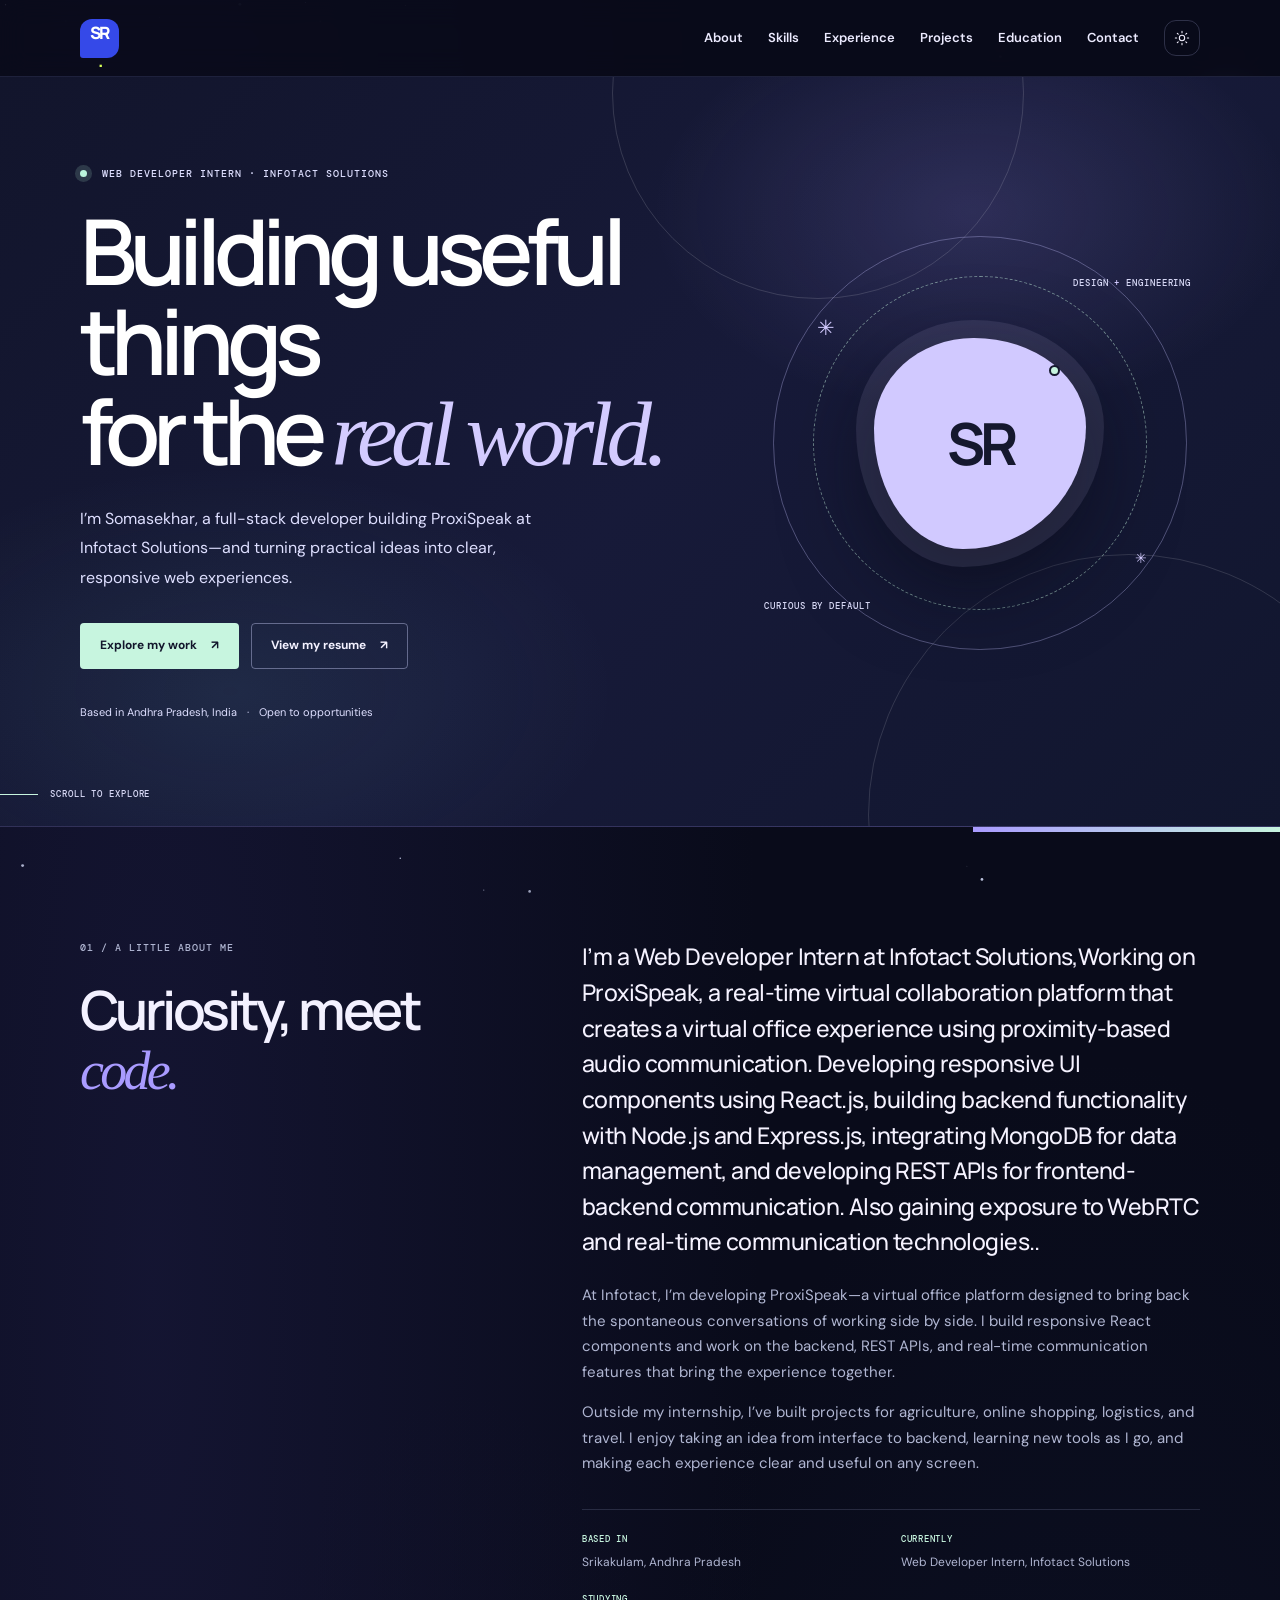
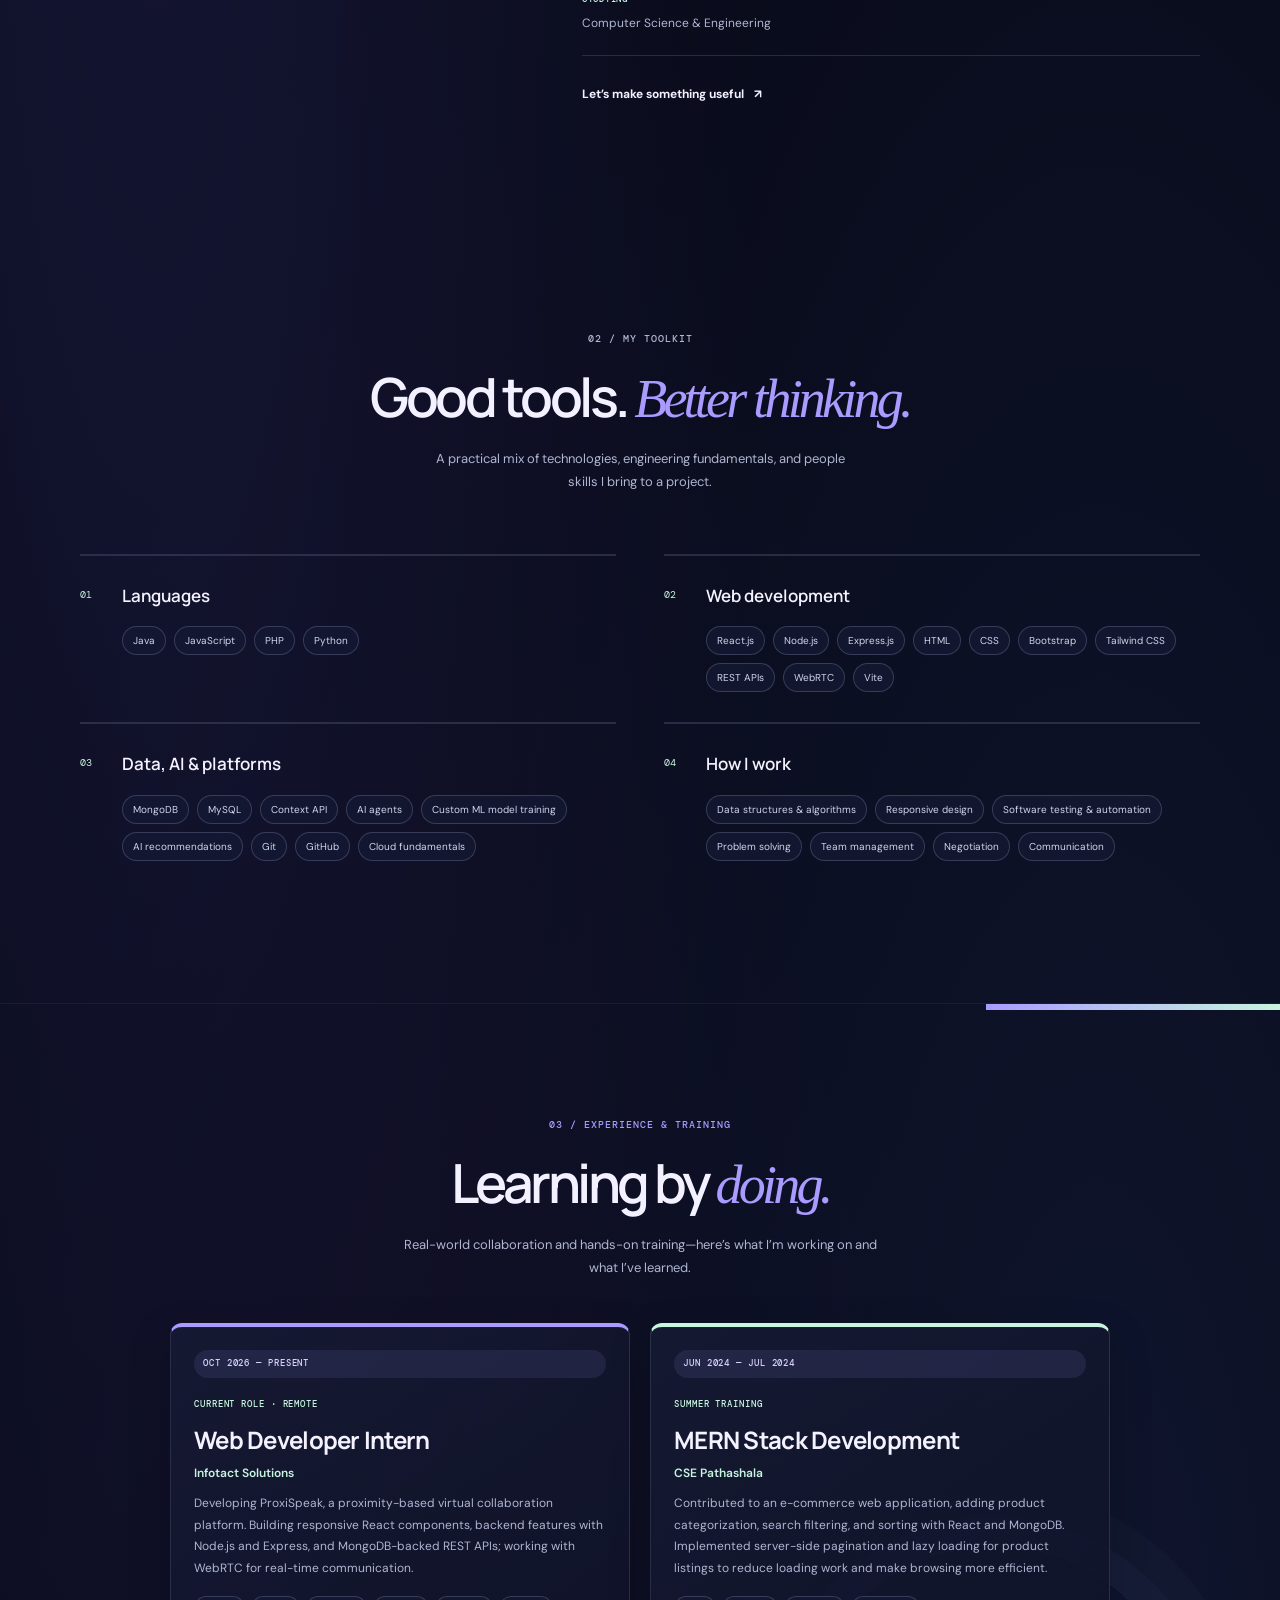
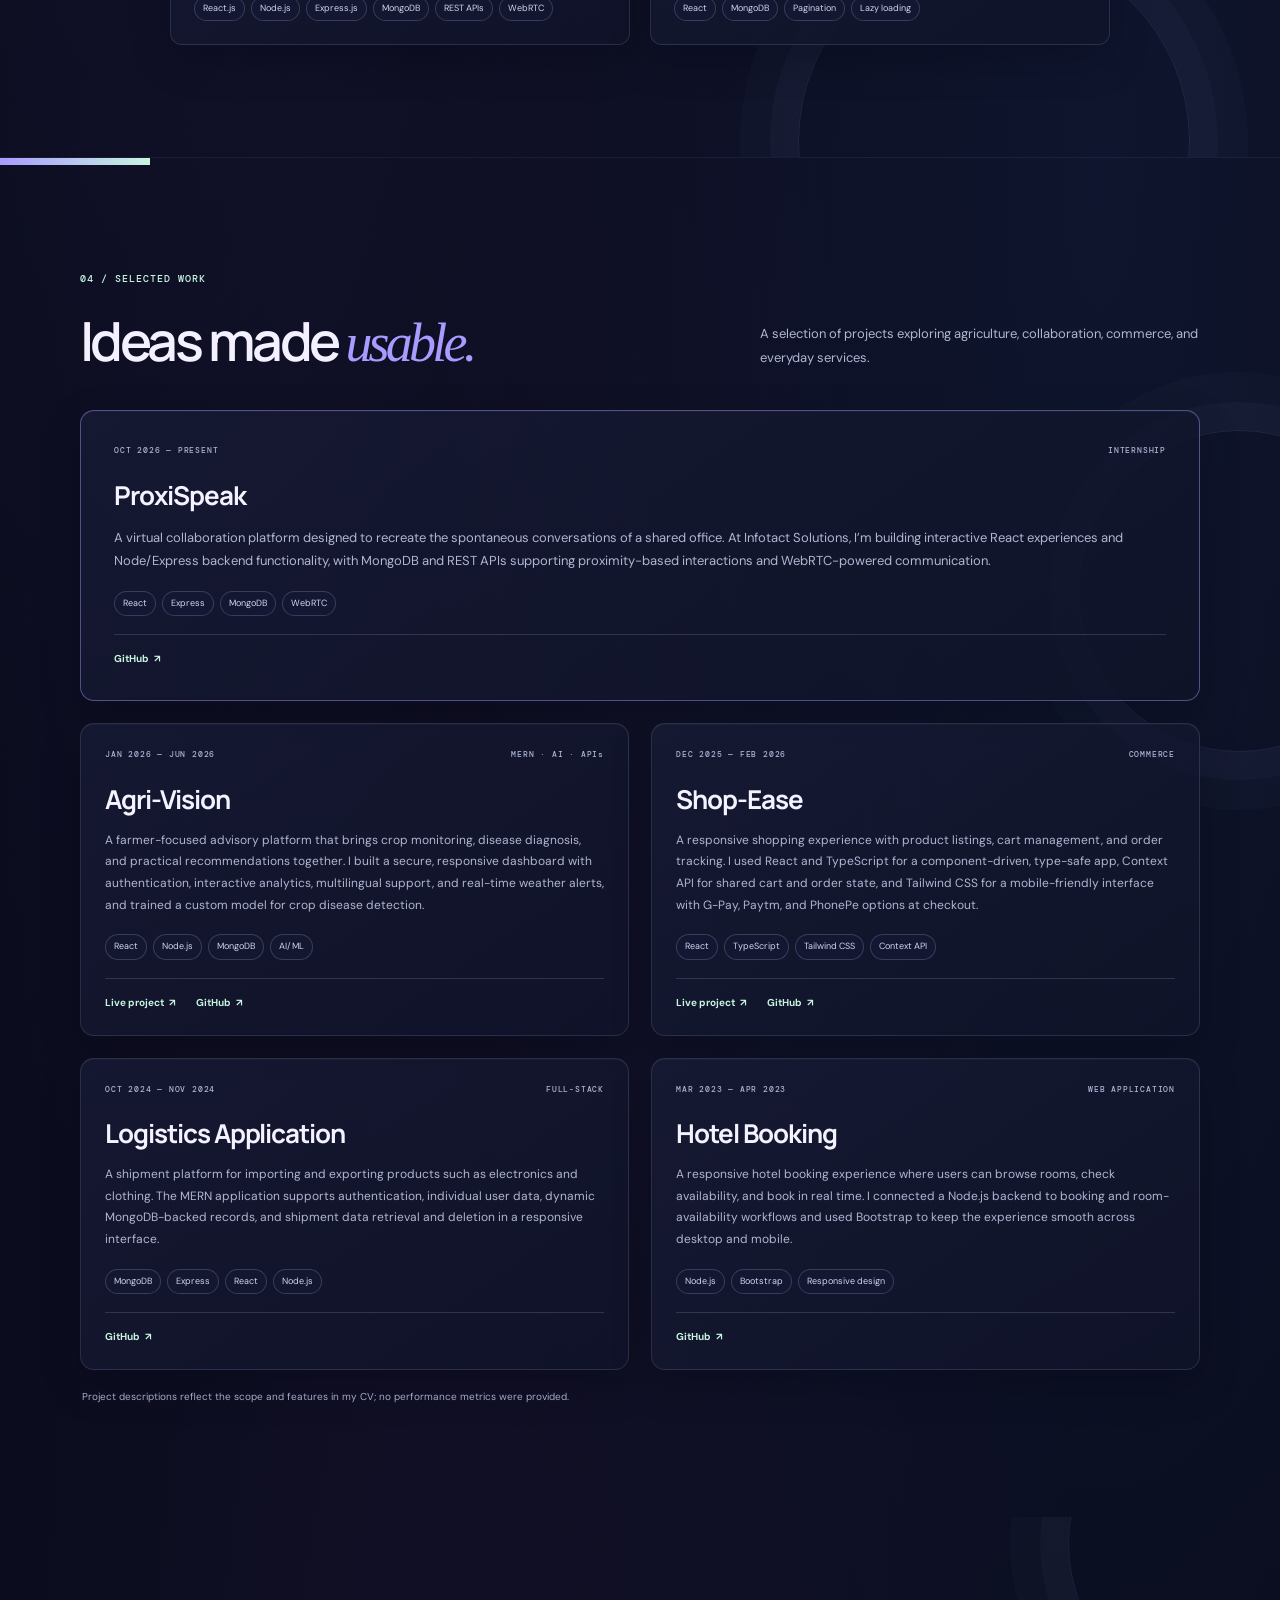
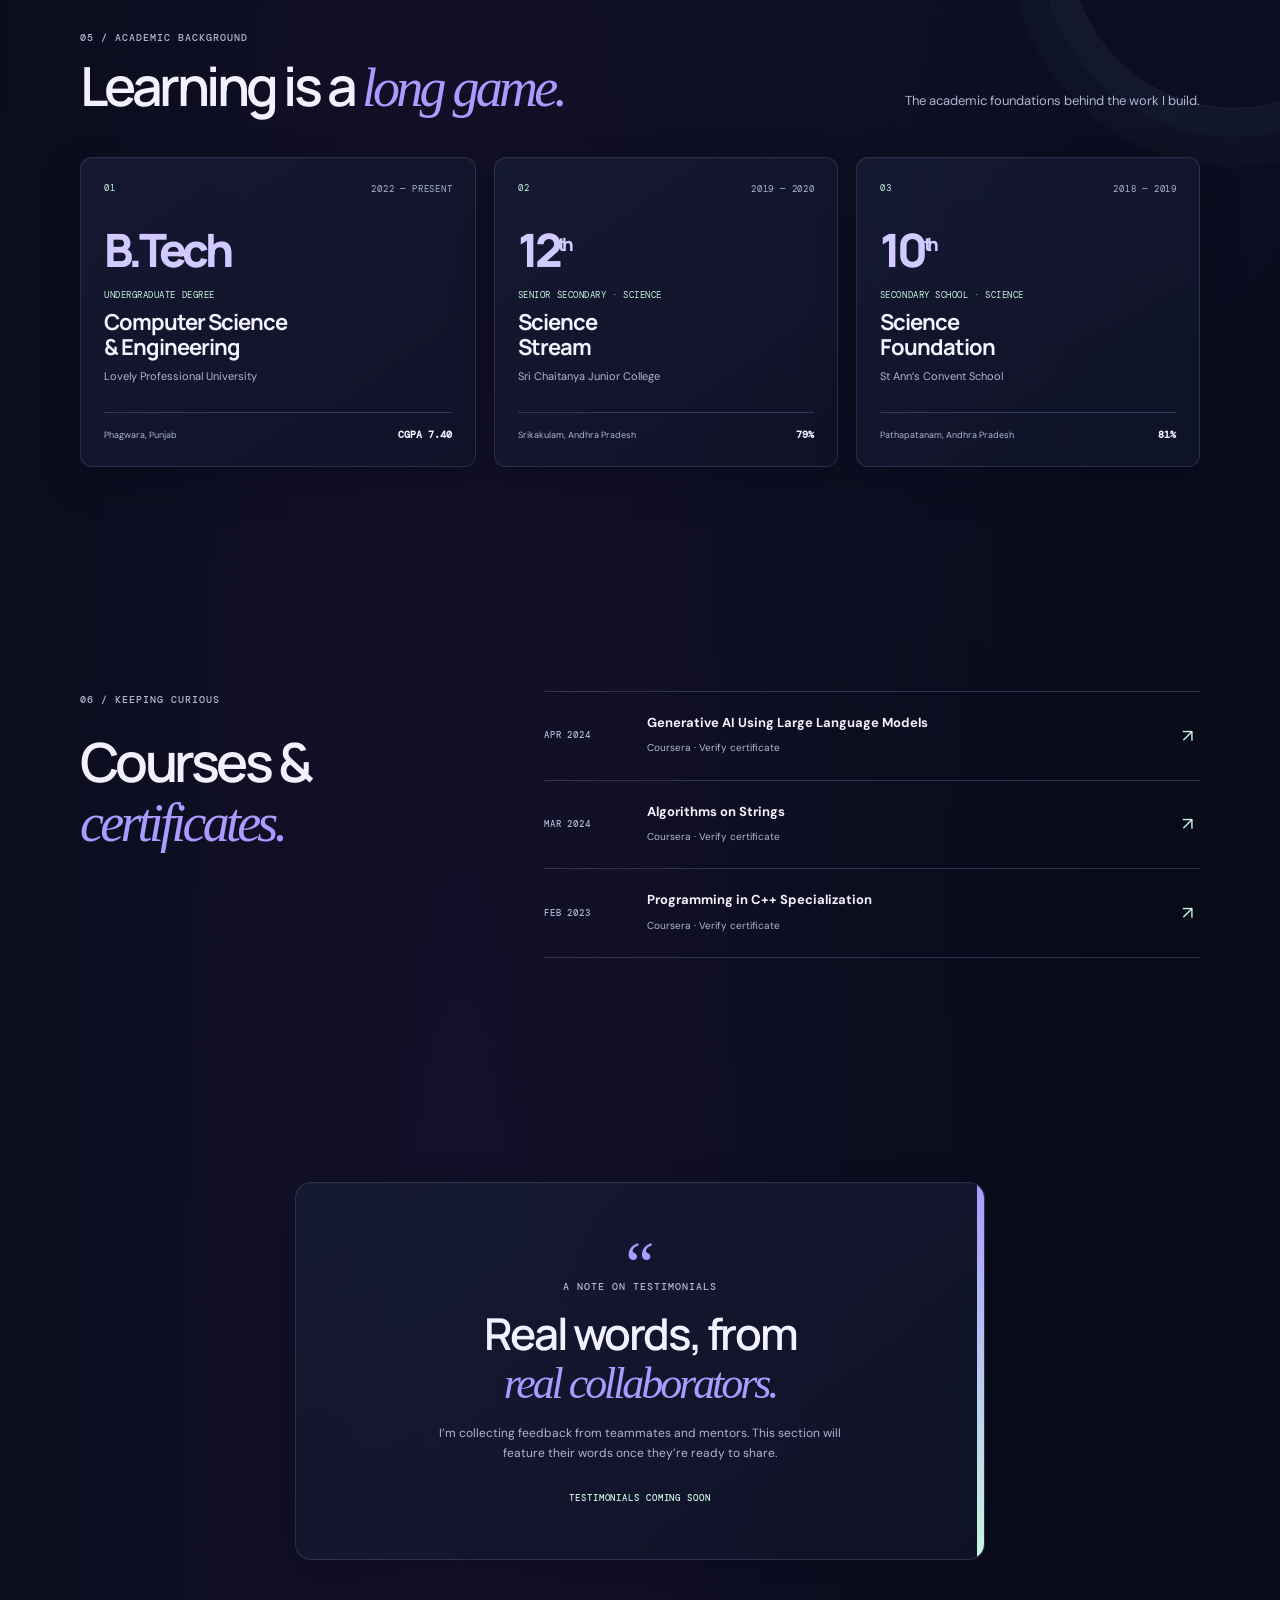
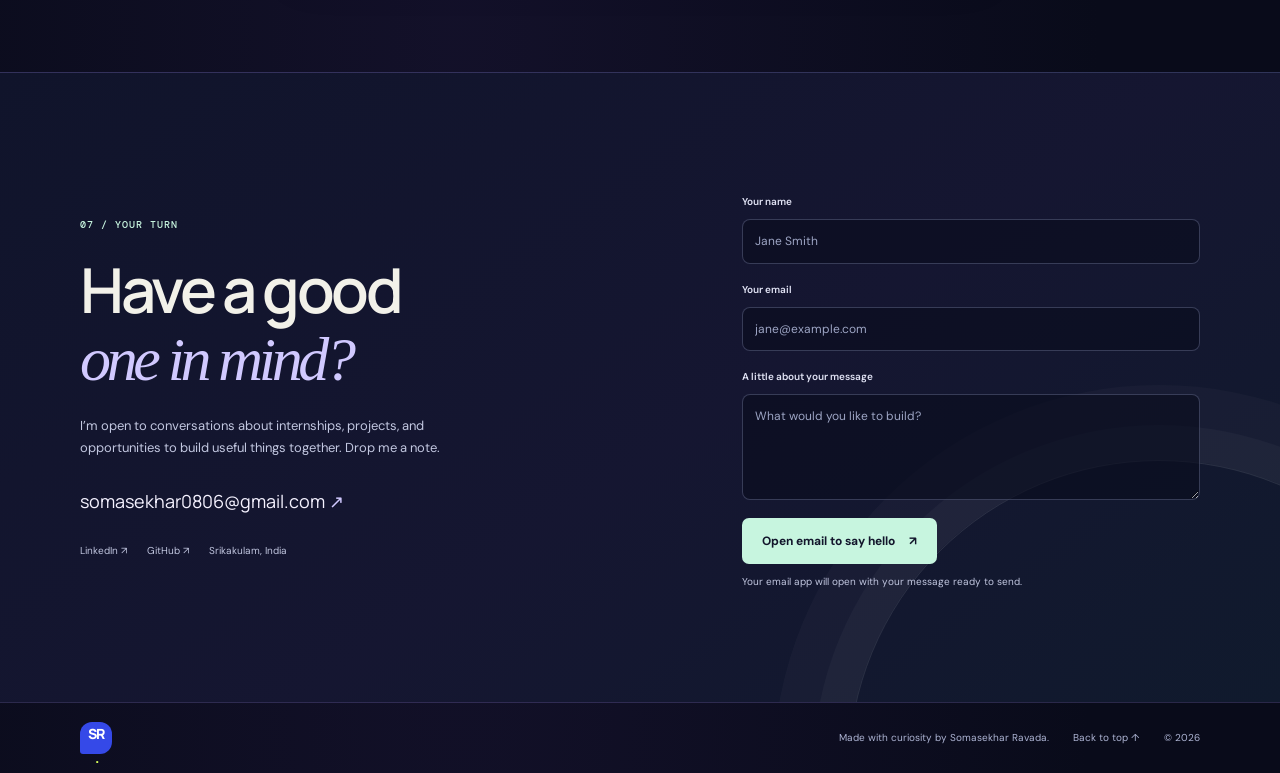
<file: index.html>
<!doctype html>
<html lang="en">
  <head>
    <meta charset="utf-8">
    <meta name="viewport" content="width=device-width, initial-scale=1">
    <meta name="theme-color" content="#090b1a">
    <meta name="description" content="Somasekhar Ravada is a computer science student and web developer building responsive full-stack products, AI-powered applications, and thoughtful user experiences.">
    <meta name="keywords" content="Somasekhar Ravada, web developer, full-stack developer, React, Node.js, MERN stack, AI applications, portfolio">
    <meta property="og:type" content="website">
    <meta property="og:title" content="Somasekhar Ravada — Full-stack developer">
    <meta property="og:description" content="I build useful web experiences, from responsive interfaces to full-stack applications and AI-powered tools.">
    <meta property="og:image" content="favicon.svg">
    <meta name="twitter:card" content="summary">
    <meta name="color-scheme" content="light dark">
    <link rel="icon" href="favicon.svg" type="image/svg+xml">
    <link rel="preconnect" href="https://fonts.googleapis.com">
    <link rel="preconnect" href="https://fonts.gstatic.com" crossorigin>
    <link href="https://fonts.googleapis.com/css2?family=DM+Mono:wght@400;500&family=DM+Sans:wght@400;500;600;700&family=Manrope:wght@400;500;600;700;800&display=swap" rel="stylesheet">
    <link rel="stylesheet" href="styles.css">
    <title>Somasekhar Ravada — Full-stack developer</title>
  </head>
  <body>
    <canvas class="galaxy-canvas" id="galaxy-canvas" aria-hidden="true"></canvas>
    <a class="skip-link" href="#main">Skip to content</a>
    <header class="site-header">
      <nav class="nav container" aria-label="Main navigation">
        <a class="brand" href="#home" aria-label="Somasekhar Ravada, home">SR<span>.</span></a>
        <button class="menu-toggle" type="button" aria-expanded="false" aria-controls="nav-links" aria-label="Open navigation">
          <span></span><span></span>
        </button>
        <div class="nav-links" id="nav-links">
          <a href="#about">About</a>
          <a href="#skills">Skills</a>
          <a href="#experience">Experience</a>
          <a href="#projects">Projects</a>
          <a href="#education">Education</a>
          <a href="#contact">Contact</a>
          <button class="theme-toggle" type="button" aria-label="Switch to dark mode" title="Toggle color theme">
            <svg class="sun-icon" viewBox="0 0 24 24" aria-hidden="true"><circle cx="12" cy="12" r="4"></circle><path d="M12 2v2m0 16v2M4.93 4.93l1.42 1.42m11.3 11.3 1.42 1.42M2 12h2m16 0h2M4.93 19.07l1.42-1.42m11.3-11.3 1.42-1.42"></path></svg>
            <svg class="moon-icon" viewBox="0 0 24 24" aria-hidden="true"><path d="M20.2 15.1A8.5 8.5 0 0 1 8.9 3.8 8.5 8.5 0 1 0 20.2 15.1Z"></path></svg>
          </button>
        </div>
      </nav>
    </header>

    <main id="main">
      <section class="hero section container" id="home">
        <div class="hero-copy reveal">
          <p class="eyebrow"><span class="status-dot"></span> WEB DEVELOPER INTERN · INFOTACT SOLUTIONS</p>
          <h1>Building useful things<br>for the <span class="serif-accent">real world.</span></h1>
          <p class="hero-intro">I’m Somasekhar, a full-stack developer building ProxiSpeak at Infotact Solutions—and turning practical ideas into clear, responsive web experiences.</p>
          <div class="hero-actions">
            <a class="button button-primary" href="#projects">Explore my work <span aria-hidden="true">↗</span></a>
            <a class="button button-secondary" href="resume.html">View my resume <span aria-hidden="true">↗</span></a>
          </div>
          <div class="hero-meta"><span>Based in Andhra Pradesh, India</span><span aria-hidden="true">·</span><a href="mailto:somasekhar0806@gmail.com">Open to opportunities</a></div>
        </div>
        <div class="hero-art reveal" aria-label="Decorative abstract illustration">
          <div class="art-orbit orbit-one"></div>
          <div class="art-orbit orbit-two"></div>
          <div class="art-core"><span>SR</span><i></i></div>
          <div class="art-label label-top">DESIGN <span>+</span> ENGINEERING</div>
          <div class="art-label label-bottom">CURIOUS BY DEFAULT</div>
          <span class="art-star star-one">✳</span><span class="art-star star-two">✳</span>
        </div>
        <a class="scroll-cue" href="#about"><span></span> SCROLL TO EXPLORE</a>
      </section>

      <section class="section about-section" id="about">
        <div class="container about-grid">
          <div class="section-heading reveal">
            <p class="eyebrow">01 / A LITTLE ABOUT ME</p>
            <h2>Curiosity, meet<br><span class="serif-accent">code.</span></h2>
          </div>
          <div class="about-copy reveal">
            <p class="lead">I’m a Web Developer Intern at Infotact Solutions,Working on ProxiSpeak, a real-time virtual collaboration platform that creates a virtual office experience using proximity-based audio communication. Developing responsive UI components using React.js, building backend functionality with Node.js and Express.js, integrating MongoDB for data management, and developing REST APIs for frontend-backend communication. Also gaining exposure to WebRTC and real-time communication technologies..</p>
            <p>At Infotact, I’m developing ProxiSpeak—a virtual office platform designed to bring back the spontaneous conversations of working side by side. I build responsive React components and work on the backend, REST APIs, and real-time communication features that bring the experience together.</p>
            <p>Outside my internship, I’ve built projects for agriculture, online shopping, logistics, and travel. I enjoy taking an idea from interface to backend, learning new tools as I go, and making each experience clear and useful on any screen.</p>
            <div class="about-facts">
              <div><strong>Based in</strong><span>Srikakulam, Andhra Pradesh</span></div>
              <div><strong>Currently</strong><span>Web Developer Intern, Infotact Solutions</span></div>
              <div><strong>Studying</strong><span>Computer Science &amp; Engineering</span></div>
            </div>
            <a class="text-link" href="#contact">Let’s make something useful <span aria-hidden="true">↗</span></a>
          </div>
        </div>
      </section>

      <section class="section container" id="skills">
        <div class="section-heading centered reveal">
          <p class="eyebrow">02 / MY TOOLKIT</p>
          <h2>Good tools. <span class="serif-accent">Better thinking.</span></h2>
          <p class="section-description">A practical mix of technologies, engineering fundamentals, and people skills I bring to a project.</p>
        </div>
        <div class="skill-groups">
          <article class="skill-group reveal">
            <div class="group-number">01</div><h3>Languages</h3>
            <div class="badges"><span>Java</span><span>JavaScript</span><span>PHP</span><span>Python</span></div>
          </article>
          <article class="skill-group reveal">
            <div class="group-number">02</div><h3>Web development</h3>
            <div class="badges"><span>React.js</span><span>Node.js</span><span>Express.js</span><span>HTML</span><span>CSS</span><span>Bootstrap</span><span>Tailwind CSS</span><span>REST APIs</span><span>WebRTC</span><span>Vite</span></div>
          </article>
          <article class="skill-group reveal">
            <div class="group-number">03</div><h3>Data, AI &amp; platforms</h3>
            <div class="badges"><span>MongoDB</span><span>MySQL</span><span>Context API</span><span>AI agents</span><span>Custom ML model training</span><span>AI recommendations</span><span>Git</span><span>GitHub</span><span>Cloud fundamentals</span></div>
          </article>
          <article class="skill-group reveal">
            <div class="group-number">04</div><h3>How I work</h3>
            <div class="badges"><span>Data structures &amp; algorithms</span><span>Responsive design</span><span>Software testing &amp; automation</span><span>Problem solving</span><span>Team management</span><span>Negotiation</span><span>Communication</span></div>
          </article>
        </div>
      </section>

      <section class="section experience-section" id="experience">
        <div class="container">
          <div class="section-heading centered reveal">
            <p class="eyebrow">03 / EXPERIENCE &amp; TRAINING</p>
            <h2>Learning by <span class="serif-accent">doing.</span></h2>
            <p class="section-description">Real-world collaboration and hands-on training—here’s what I’m working on and what I’ve learned.</p>
          </div>
          <div class="timeline">
            <article class="timeline-item reveal"><div class="timeline-date">OCT 2026 — PRESENT</div><div class="timeline-marker"></div><div class="timeline-content"><p class="timeline-type">CURRENT ROLE · REMOTE</p><h3>Web Developer Intern</h3><p class="timeline-org">Infotact Solutions</p><p>Developing ProxiSpeak, a proximity-based virtual collaboration platform. Building responsive React components, backend features with Node.js and Express, and MongoDB-backed REST APIs; working with WebRTC for real-time communication.</p><div class="project-tags"><span>React.js</span><span>Node.js</span><span>Express.js</span><span>MongoDB</span><span>REST APIs</span><span>WebRTC</span></div></div></article>
            <article class="timeline-item reveal"><div class="timeline-date">JUN 2024 — JUL 2024</div><div class="timeline-marker"></div><div class="timeline-content"><p class="timeline-type">SUMMER TRAINING</p><h3>MERN Stack Development</h3><p class="timeline-org">CSE Pathashala</p><p>Contributed to an e-commerce web application, adding product categorization, search filtering, and sorting with React and MongoDB. Implemented server-side pagination and lazy loading for product listings to reduce loading work and make browsing more efficient.</p><div class="project-tags"><span>React</span><span>MongoDB</span><span>Pagination</span><span>Lazy loading</span></div></div></article>
          </div>
        </div>
      </section>

      <section class="section projects-section" id="projects">
        <div class="container">
          <div class="section-heading projects-heading reveal">
            <div><p class="eyebrow">04 / SELECTED WORK</p><h2>Ideas made <span class="serif-accent">usable.</span></h2></div>
            <p class="section-description">A selection of projects exploring agriculture, collaboration, commerce, and everyday services.</p>
          </div>
          <div class="project-grid">
            <article class="project-card project-featured reveal">
              <div class="project-body">
                <div class="project-meta"><span>OCT 2026 — PRESENT</span><span>INTERNSHIP</span></div>
                <h3>ProxiSpeak</h3>
                <p>A virtual collaboration platform designed to recreate the spontaneous conversations of a shared office. At Infotact Solutions, I’m building interactive React experiences and Node/Express backend functionality, with MongoDB and REST APIs supporting proximity-based interactions and WebRTC-powered communication.</p>
                <div class="project-tags"><span>React</span><span>Express</span><span>MongoDB</span><span>WebRTC</span></div>
                <div class="project-links"><a href="https://github.com/Somasekhar01/ProxyMeet" target="_blank" rel="noreferrer">GitHub <span aria-hidden="true">↗</span></a></div>
              </div>
            </article>
            <article class="project-card reveal">
              <div class="project-body">
                <div class="project-meta"><span>JAN 2026 — JUN 2026</span><span>MERN · AI · APIs</span></div>
                <h3>Agri-Vision</h3>
                <p>A farmer-focused advisory platform that brings crop monitoring, disease diagnosis, and practical recommendations together. I built a secure, responsive dashboard with authentication, interactive analytics, multilingual support, and real-time weather alerts, and trained a custom model for crop disease detection.</p>
                <div class="project-tags"><span>React</span><span>Node.js</span><span>MongoDB</span><span>AI/ML</span></div>
                <div class="project-links"><a href="https://agri-vision-kappa.vercel.app" target="_blank" rel="noreferrer">Live project <span aria-hidden="true">↗</span></a><a href="https://github.com/Somasekhar01/Agri-Vision" target="_blank" rel="noreferrer">GitHub <span aria-hidden="true">↗</span></a></div>
              </div>
            </article>
            <article class="project-card reveal">
              <div class="project-body">
                <div class="project-meta"><span>DEC 2025 — FEB 2026</span><span>COMMERCE</span></div>
                <h3>Shop-Ease</h3>
                <p>A responsive shopping experience with product listings, cart management, and order tracking. I used React and TypeScript for a component-driven, type-safe app, Context API for shared cart and order state, and Tailwind CSS for a mobile-friendly interface with G-Pay, Paytm, and PhonePe options at checkout.</p>
                <div class="project-tags"><span>React</span><span>TypeScript</span><span>Tailwind CSS</span><span>Context API</span></div>
                <div class="project-links"><a href="https://e-commerce-kappa-mauve-22.vercel.app" target="_blank" rel="noreferrer">Live project <span aria-hidden="true">↗</span></a><a href="https://github.com/Somasekhar01/E-Commerce" target="_blank" rel="noreferrer">GitHub <span aria-hidden="true">↗</span></a></div>
              </div>
            </article>
            <article class="project-card reveal">
              <div class="project-body">
                <div class="project-meta"><span>OCT 2024 — NOV 2024</span><span>FULL-STACK</span></div>
                <h3>Logistics Application</h3>
                <p>A shipment platform for importing and exporting products such as electronics and clothing. The MERN application supports authentication, individual user data, dynamic MongoDB-backed records, and shipment data retrieval and deletion in a responsive interface.</p>
                <div class="project-tags"><span>MongoDB</span><span>Express</span><span>React</span><span>Node.js</span></div>
                <div class="project-links"><a href="https://github.com/RavadaDinesh/Node-JS" target="_blank" rel="noreferrer">GitHub <span aria-hidden="true">↗</span></a></div>
              </div>
            </article>
            <article class="project-card reveal">
              <div class="project-body">
                <div class="project-meta"><span>MAR 2023 — APR 2023</span><span>WEB APPLICATION</span></div>
                <h3>Hotel Booking</h3>
                <p>A responsive hotel booking experience where users can browse rooms, check availability, and book in real time. I connected a Node.js backend to booking and room-availability workflows and used Bootstrap to keep the experience smooth across desktop and mobile.</p>
                <div class="project-tags"><span>Node.js</span><span>Bootstrap</span><span>Responsive design</span></div>
                <div class="project-links"><a href="https://github.com/Somasekhar01/Hotal-booking" target="_blank" rel="noreferrer">GitHub <span aria-hidden="true">↗</span></a></div>
              </div>
            </article>
          </div>
          <p class="metrics-note">Project descriptions reflect the scope and features in my CV; no performance metrics were provided.</p>
        </div>
      </section>

      <section class="section education-section" id="education">
        <div class="container">
          <div class="section-heading education-heading reveal">
            <p class="eyebrow">05 / ACADEMIC BACKGROUND</p>
            <h2>Learning is a <span class="serif-accent">long game.</span></h2>
            <p class="section-description">The academic foundations behind the work I build.</p>
          </div>
          <div class="education-grid">
            <article class="education-card reveal">
              <span class="education-index">01</span>
              <span class="education-period">2022 — PRESENT</span>
              <div class="education-mark" aria-hidden="true">B.Tech</div>
              <p class="education-level">UNDERGRADUATE DEGREE</p>
              <h3>Computer Science<br>&amp; Engineering</h3>
              <p class="education-school">Lovely Professional University</p>
              <div class="education-foot"><span>Phagwara, Punjab</span><strong>CGPA 7.40</strong></div>
            </article>
            <article class="education-card reveal">
              <span class="education-index">02</span>
              <span class="education-period">2019 — 2020</span>
              <div class="education-mark education-mark-secondary" aria-hidden="true">12<sup>th</sup></div>
              <p class="education-level">SENIOR SECONDARY · SCIENCE</p>
              <h3>Science<br>Stream</h3>
              <p class="education-school">Sri Chaitanya Junior College</p>
              <div class="education-foot"><span>Srikakulam, Andhra Pradesh</span><strong>79%</strong></div>
            </article>
            <article class="education-card reveal">
              <span class="education-index">03</span>
              <span class="education-period">2018 — 2019</span>
              <div class="education-mark education-mark-school" aria-hidden="true">10<sup>th</sup></div>
              <p class="education-level">SECONDARY SCHOOL · SCIENCE</p>
              <h3>Science<br>Foundation</h3>
              <p class="education-school">St Ann’s Convent School</p>
              <div class="education-foot"><span>Pathapatanam, Andhra Pradesh</span><strong>81%</strong></div>
            </article>
          </div>
        </div>
      </section>

      <section class="section credentials-section" id="credentials">
        <div class="container credentials-grid">
          <div class="section-heading reveal"><p class="eyebrow">06 / KEEPING CURIOUS</p><h2>Courses &amp;<br><span class="serif-accent">certificates.</span></h2></div>
          <div class="credential-list">
            <a class="credential reveal" href="https://coursera.org/verify/QWR2GTQDLAZ3" target="_blank" rel="noreferrer"><span class="credential-date">APR 2024</span><span><strong>Generative AI Using Large Language Models</strong><small>Coursera · Verify certificate</small></span><span class="credential-arrow">↗</span></a>
            <a class="credential reveal" href="https://coursera.org/verify/46CCU5JQ3UHT" target="_blank" rel="noreferrer"><span class="credential-date">MAR 2024</span><span><strong>Algorithms on Strings</strong><small>Coursera · Verify certificate</small></span><span class="credential-arrow">↗</span></a>
            <a class="credential reveal" href="https://coursera.org/verify/specialization/L9HRSMLYVVJY" target="_blank" rel="noreferrer"><span class="credential-date">FEB 2023</span><span><strong>Programming in C++ Specialization</strong><small>Coursera · Verify certificate</small></span><span class="credential-arrow">↗</span></a>
          </div>
        </div>
      </section>

      <section class="section container testimonial-section" id="testimonials">
        <div class="testimonial-card reveal">
          <span class="quote-mark" aria-hidden="true">“</span>
          <p class="eyebrow">A NOTE ON TESTIMONIALS</p>
          <h2>Real words, from<br><span class="serif-accent">real collaborators.</span></h2>
          <p>I’m collecting feedback from teammates and mentors. This section will feature their words once they’re ready to share.</p>
          <span class="testimonial-status">TESTIMONIALS COMING SOON</span>
        </div>
      </section>

      <section class="section contact-section" id="contact">
        <div class="container contact-grid">
          <div class="contact-copy reveal">
            <p class="eyebrow">07 / YOUR TURN</p>
            <h2>Have a good<br><span class="serif-accent">one in mind?</span></h2>
            <p>I’m open to conversations about internships, projects, and opportunities to build useful things together. Drop me a note.</p>
            <a class="contact-email" href="mailto:somasekhar0806@gmail.com">somasekhar0806@gmail.com <span aria-hidden="true">↗</span></a>
            <div class="social-links"><a href="https://www.linkedin.com/in/somasekhar-s" target="_blank" rel="noreferrer">LinkedIn ↗</a><a href="https://github.com/Somasekhar01" target="_blank" rel="noreferrer">GitHub ↗</a><span>Srikakulam, India</span></div>
          </div>
          <form class="contact-form reveal" id="contact-form">
            <label for="name">Your name</label><input id="name" name="name" autocomplete="name" required placeholder="Jane Smith">
            <label for="email">Your email</label><input id="email" name="email" type="email" autocomplete="email" required placeholder="jane@example.com">
            <label for="message">A little about your message</label><textarea id="message" name="message" rows="4" required placeholder="What would you like to build?"></textarea>
            <button class="button button-primary" type="submit">Open email to say hello <span aria-hidden="true">↗</span></button>
            <p class="form-note" id="form-note">Your email app will open with your message ready to send.</p>
          </form>
        </div>
      </section>
    </main>

    <footer class="site-footer">
      <div class="container footer-inner"><a class="brand" href="#home">SR<span>.</span></a><p>Made with curiosity by Somasekhar Ravada.</p><a href="#home" class="back-top">Back to top ↑</a><span class="footer-year">© <span id="year"></span></span></div>
    </footer>
    <script src="script.js"></script>
  </body>
</html>
</file>
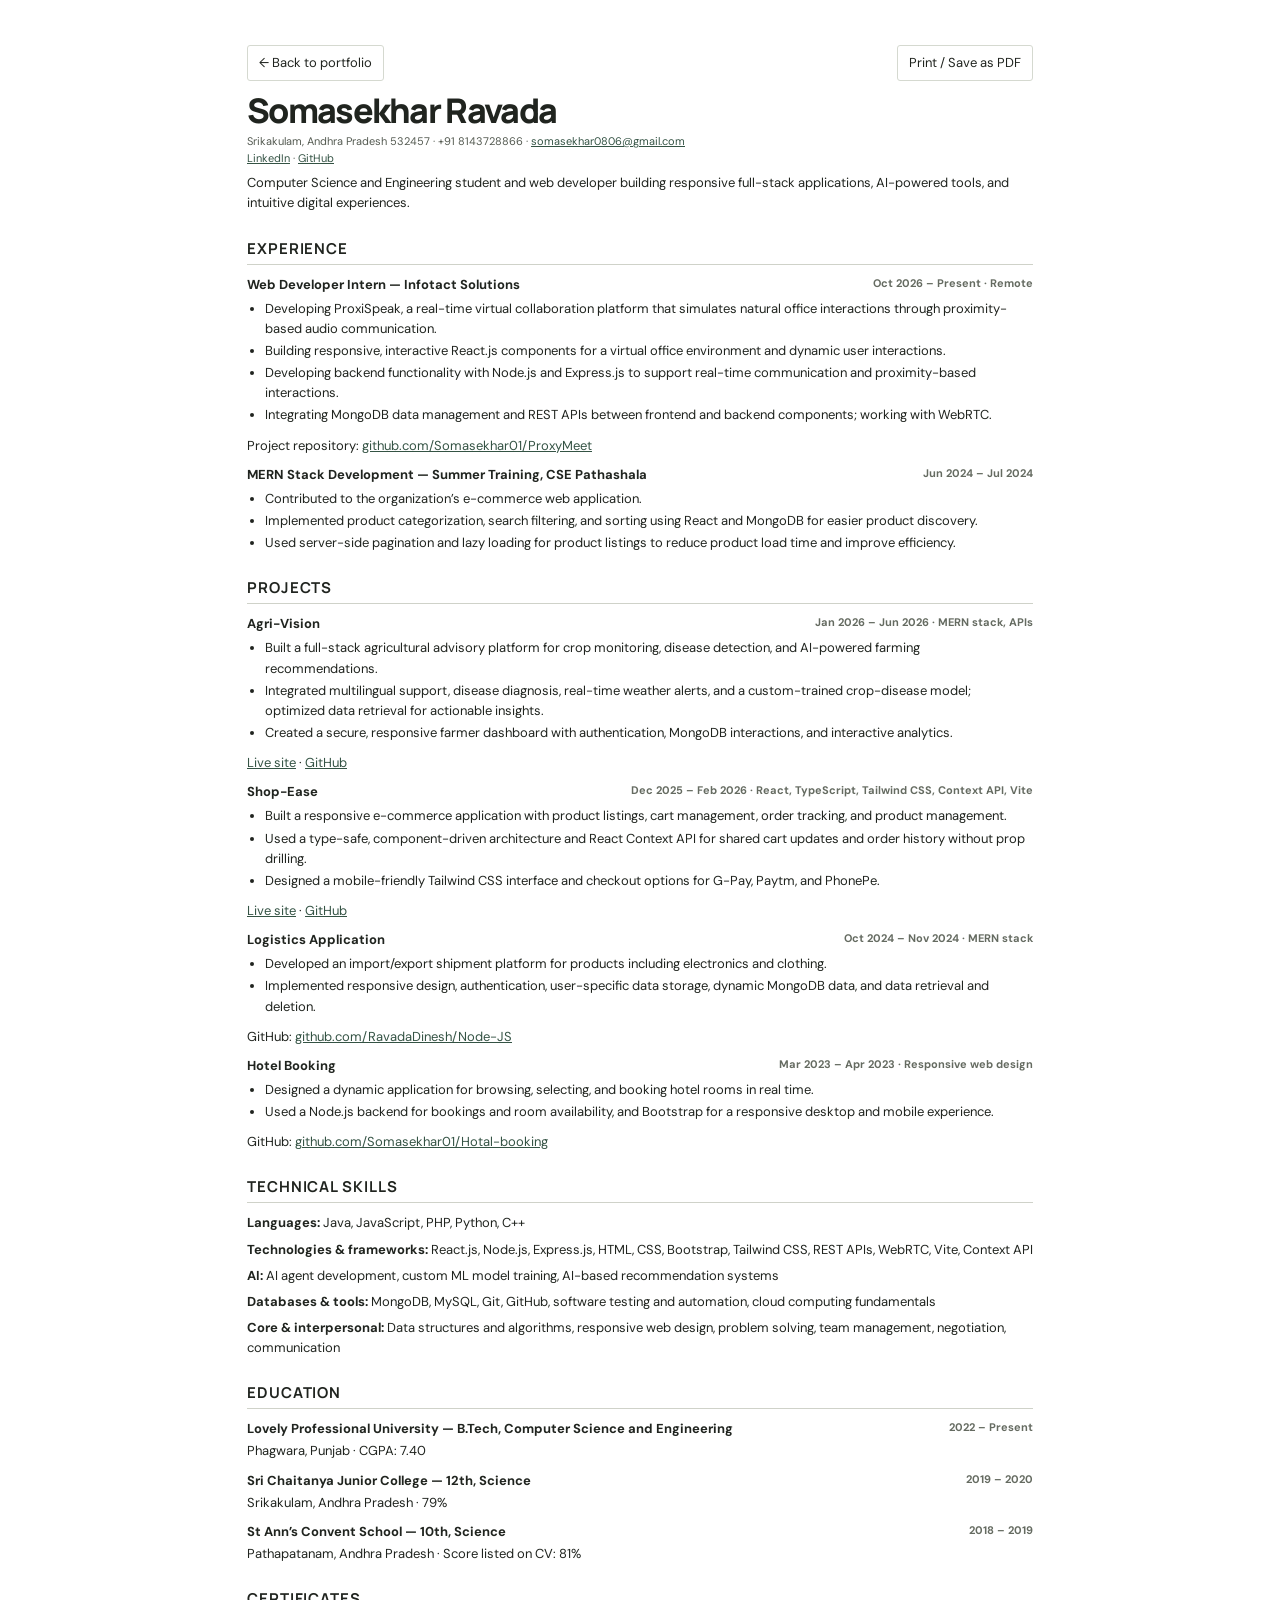
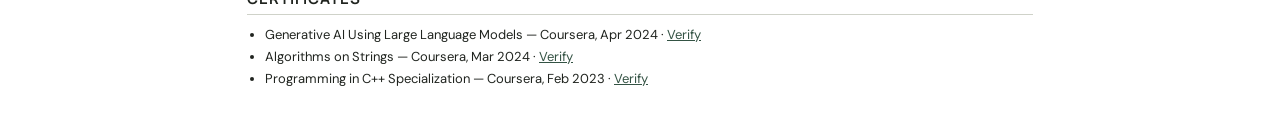
<file: resume.html>
<!doctype html>
<html lang="en">
  <head>
    <meta charset="utf-8">
    <meta name="viewport" content="width=device-width, initial-scale=1">
    <meta name="description" content="Print-ready resume of Somasekhar Ravada, Computer Science and Engineering student and web developer.">
    <title>Resume — Somasekhar Ravada</title>
    <link rel="icon" href="favicon.svg" type="image/svg+xml">
    <link rel="preconnect" href="https://fonts.googleapis.com">
    <link href="https://fonts.googleapis.com/css2?family=DM+Sans:wght@400;500;600;700&family=Manrope:wght@600;700;800&display=swap" rel="stylesheet">
    <style>
      * { box-sizing: border-box; }
      body { max-width: 850px; margin: 35px auto; padding: 0 32px; color: #20241f; font: 13px/1.55 "DM Sans", sans-serif; }
      h1, h2, h3, p { margin-top: 0; }
      h1 { margin-bottom: 3px; font: 800 34px/1.15 Manrope, sans-serif; letter-spacing: -.05em; }
      h2 { margin: 24px 0 10px; padding-bottom: 5px; border-bottom: 1px solid #cfd2c9; font: 700 15px Manrope, sans-serif; text-transform: uppercase; letter-spacing: .06em; }
      h3 { margin: 9px 0 2px; font-size: 13px; }
      p { margin-bottom: 6px; }
      ul { margin: 4px 0 10px; padding-left: 18px; }
      li { margin: 2px 0; }
      a { color: #345344; overflow-wrap: anywhere; }
      .contact { color: #545a51; font-size: 11px; }
      .entry { break-inside: avoid; }
      .entry-meta { float: right; color: #656b61; font-size: 11px; }
      .subtle { color: #656b61; }
      .toolbar { position: sticky; top: 0; display: flex; justify-content: space-between; padding: 10px 0; background: #fff; }
      .toolbar a, .toolbar button { border: 1px solid #d5d9d0; border-radius: 3px; padding: 7px 11px; color: #20241f; background: #fff; font: inherit; text-decoration: none; cursor: pointer; }
      @media print { body { max-width: none; margin: 0; padding: 0; font-size: 10px; line-height: 1.38; } .toolbar { display: none; } h1 { font-size: 27px; } h2 { margin-top: 15px; font-size: 12px; } h3 { font-size: 11px; } a { color: inherit; text-decoration: none; } }
      @page { margin: 15mm; }
    </style>
  </head>
  <body>
    <div class="toolbar"><a href="index.html">← Back to portfolio</a><button type="button" onclick="window.print()">Print / Save as PDF</button></div>
    <header>
      <h1>Somasekhar Ravada</h1>
      <p class="contact">Srikakulam, Andhra Pradesh 532457 · +91 8143728866 · <a href="mailto:somasekhar0806@gmail.com">somasekhar0806@gmail.com</a><br>
      <a href="https://www.linkedin.com/in/somasekhar-s">LinkedIn</a> · <a href="https://github.com/Somasekhar01">GitHub</a></p>
      <p>Computer Science and Engineering student and web developer building responsive full-stack applications, AI-powered tools, and intuitive digital experiences.</p>
    </header>
    <section>
      <h2>Experience</h2>
      <div class="entry"><h3>Web Developer Intern — Infotact Solutions <span class="entry-meta">Oct 2026 – Present · Remote</span></h3>
        <ul><li>Developing ProxiSpeak, a real-time virtual collaboration platform that simulates natural office interactions through proximity-based audio communication.</li><li>Building responsive, interactive React.js components for a virtual office environment and dynamic user interactions.</li><li>Developing backend functionality with Node.js and Express.js to support real-time communication and proximity-based interactions.</li><li>Integrating MongoDB data management and REST APIs between frontend and backend components; working with WebRTC.</li></ul>
        <p>Project repository: <a href="https://github.com/Somasekhar01/ProxyMeet">github.com/Somasekhar01/ProxyMeet</a></p>
      </div>
      <div class="entry"><h3>MERN Stack Development — Summer Training, CSE Pathashala <span class="entry-meta">Jun 2024 – Jul 2024</span></h3>
        <ul><li>Contributed to the organization’s e-commerce web application.</li><li>Implemented product categorization, search filtering, and sorting using React and MongoDB for easier product discovery.</li><li>Used server-side pagination and lazy loading for product listings to reduce product load time and improve efficiency.</li></ul>
      </div>
    </section>
    <section>
      <h2>Projects</h2>
      <div class="entry"><h3>Agri-Vision <span class="entry-meta">Jan 2026 – Jun 2026 · MERN stack, APIs</span></h3>
        <ul><li>Built a full-stack agricultural advisory platform for crop monitoring, disease detection, and AI-powered farming recommendations.</li><li>Integrated multilingual support, disease diagnosis, real-time weather alerts, and a custom-trained crop-disease model; optimized data retrieval for actionable insights.</li><li>Created a secure, responsive farmer dashboard with authentication, MongoDB interactions, and interactive analytics.</li></ul>
        <p><a href="https://agri-vision-kappa.vercel.app">Live site</a> · <a href="https://github.com/Somasekhar01/Agri-Vision">GitHub</a></p>
      </div>
      <div class="entry"><h3>Shop-Ease <span class="entry-meta">Dec 2025 – Feb 2026 · React, TypeScript, Tailwind CSS, Context API, Vite</span></h3>
        <ul><li>Built a responsive e-commerce application with product listings, cart management, order tracking, and product management.</li><li>Used a type-safe, component-driven architecture and React Context API for shared cart updates and order history without prop drilling.</li><li>Designed a mobile-friendly Tailwind CSS interface and checkout options for G-Pay, Paytm, and PhonePe.</li></ul>
        <p><a href="https://e-commerce-kappa-mauve-22.vercel.app">Live site</a> · <a href="https://github.com/Somasekhar01/E-Commerce">GitHub</a></p>
      </div>
      <div class="entry"><h3>Logistics Application <span class="entry-meta">Oct 2024 – Nov 2024 · MERN stack</span></h3>
        <ul><li>Developed an import/export shipment platform for products including electronics and clothing.</li><li>Implemented responsive design, authentication, user-specific data storage, dynamic MongoDB data, and data retrieval and deletion.</li></ul>
        <p>GitHub: <a href="https://github.com/RavadaDinesh/Node-JS">github.com/RavadaDinesh/Node-JS</a></p>
      </div>
      <div class="entry"><h3>Hotel Booking <span class="entry-meta">Mar 2023 – Apr 2023 · Responsive web design</span></h3>
        <ul><li>Designed a dynamic application for browsing, selecting, and booking hotel rooms in real time.</li><li>Used a Node.js backend for bookings and room availability, and Bootstrap for a responsive desktop and mobile experience.</li></ul>
        <p>GitHub: <a href="https://github.com/Somasekhar01/Hotal-booking">github.com/Somasekhar01/Hotal-booking</a></p>
      </div>
    </section>
    <section>
      <h2>Technical Skills</h2>
      <p><strong>Languages:</strong> Java, JavaScript, PHP, Python, C++</p>
      <p><strong>Technologies &amp; frameworks:</strong> React.js, Node.js, Express.js, HTML, CSS, Bootstrap, Tailwind CSS, REST APIs, WebRTC, Vite, Context API</p>
      <p><strong>AI:</strong> AI agent development, custom ML model training, AI-based recommendation systems</p>
      <p><strong>Databases &amp; tools:</strong> MongoDB, MySQL, Git, GitHub, software testing and automation, cloud computing fundamentals</p>
      <p><strong>Core &amp; interpersonal:</strong> Data structures and algorithms, responsive web design, problem solving, team management, negotiation, communication</p>
    </section>
    <section>
      <h2>Education</h2>
      <div class="entry"><h3>Lovely Professional University — B.Tech, Computer Science and Engineering <span class="entry-meta">2022 – Present</span></h3><p>Phagwara, Punjab · CGPA: 7.40</p></div>
      <div class="entry"><h3>Sri Chaitanya Junior College — 12th, Science <span class="entry-meta">2019 – 2020</span></h3><p>Srikakulam, Andhra Pradesh · 79%</p></div>
      <div class="entry"><h3>St Ann’s Convent School — 10th, Science <span class="entry-meta">2018 – 2019</span></h3><p>Pathapatanam, Andhra Pradesh · Score listed on CV: 81%</p></div>
    </section>
    <section>
      <h2>Certificates</h2>
      <ul><li>Generative AI Using Large Language Models — Coursera, Apr 2024 · <a href="https://coursera.org/verify/QWR2GTQDLAZ3">Verify</a></li><li>Algorithms on Strings — Coursera, Mar 2024 · <a href="https://coursera.org/verify/46CCU5JQ3UHT">Verify</a></li><li>Programming in C++ Specialization — Coursera, Feb 2023 · <a href="https://coursera.org/verify/specialization/L9HRSMLYVVJY">Verify</a></li></ul>
    </section>
  </body>
</html>
</file>
<file: styles.css>
:root {
  color-scheme: light;
  --paper: #f6f5f0;
  --surface: #fffefa;
  --ink: #20241f;
  --muted: #72766d;
  --line: #dedfd6;
  --accent: #c7583d;
  --accent-dark: #a5412d;
  --green: #728065;
  --serif: Georgia, "Times New Roman", serif;
  --sans: "DM Sans", sans-serif;
  --display: "Manrope", sans-serif;
  --mono: "DM Mono", monospace;
  --container: 1120px;
}

* { box-sizing: border-box; }
html { scroll-behavior: smooth; scroll-padding-top: 86px; }
body { margin: 0; background: var(--paper); color: var(--ink); font-family: var(--sans); font-size: 15px; line-height: 1.7; -webkit-font-smoothing: antialiased; }
body.dark { color-scheme: dark; --paper: #171a17; --surface: #20241f; --ink: #f0efe8; --muted: #a2a69b; --line: #373c35; --accent: #ed8a6e; --accent-dark: #f0a08a; --green: #a2b095; }
a { color: inherit; text-decoration: none; }
button, input, textarea { font: inherit; }
button, a { -webkit-tap-highlight-color: transparent; }
::selection { color: #fff; background: var(--accent); }
.container { width: min(var(--container), calc(100% - 64px)); margin-inline: auto; }
.section { padding-block: 112px; }
.skip-link { position: absolute; z-index: 20; top: -50px; left: 16px; padding: 8px 14px; color: #fff; background: var(--ink); }
.skip-link:focus { top: 12px; }
.site-header { position: sticky; z-index: 10; top: 0; border-bottom: 1px solid color-mix(in srgb, var(--line) 75%, transparent); background: color-mix(in srgb, var(--paper) 91%, transparent); backdrop-filter: blur(14px); }
.nav { min-height: 76px; display: flex; align-items: center; justify-content: space-between; }
.brand { font-family: var(--display); font-size: 24px; font-weight: 800; letter-spacing: -.08em; }
.brand span { color: var(--accent); }
.nav-links { display: flex; align-items: center; gap: 29px; font-size: 13px; font-weight: 600; }
.nav-links > a { transition: color .2s ease; }
.nav-links > a:hover, .text-link:hover, .social-links a:hover { color: var(--accent); }
.theme-toggle, .menu-toggle { display: grid; place-items: center; border: 0; color: var(--ink); background: transparent; cursor: pointer; }
.theme-toggle { width: 36px; height: 36px; border: 1px solid var(--line); border-radius: 50%; }
.theme-toggle svg { width: 16px; fill: none; stroke: currentColor; stroke-width: 1.6; stroke-linecap: round; stroke-linejoin: round; }
.moon-icon, body.dark .sun-icon { display: none; }
body.dark .moon-icon { display: block; }
.menu-toggle { display: none; }
.hero { position: relative; min-height: 660px; display: grid; grid-template-columns: 1.1fr .9fr; align-items: center; padding-top: 70px; padding-bottom: 92px; }
.hero-copy { position: relative; z-index: 1; }
.eyebrow, .project-meta, .art-label, .scroll-cue, .timeline-date, .timeline-type, .credential-date, .testimonial-status { font-family: var(--mono); font-size: 10px; font-weight: 500; letter-spacing: .1em; }
.eyebrow { margin: 0 0 24px; color: var(--muted); }
.status-dot { display: inline-block; width: 7px; height: 7px; margin-right: 8px; border-radius: 50%; background: #81a376; box-shadow: 0 0 0 4px color-mix(in srgb, #81a376 16%, transparent); }
h1, h2, h3, p { margin-top: 0; }
h1, h2 { font-family: var(--display); font-weight: 600; letter-spacing: -.055em; line-height: 1.08; }
h1 { margin-bottom: 24px; font-size: clamp(48px, 6.2vw, 76px); }
.serif-accent { color: var(--accent); font-family: var(--serif); font-weight: 400; font-style: italic; letter-spacing: -.07em; }
.hero-intro { max-width: 520px; margin-bottom: 30px; color: var(--muted); font-size: 16px; line-height: 1.85; }
.hero-actions { display: flex; flex-wrap: wrap; gap: 12px; }
.button { min-height: 46px; display: inline-flex; align-items: center; justify-content: center; gap: 14px; padding: 0 19px; border: 1px solid transparent; border-radius: 4px; font-size: 12px; font-weight: 700; transition: transform .2s ease, background .2s ease, border-color .2s ease; cursor: pointer; }
.button:hover { transform: translateY(-2px); }
.button-primary { color: #fff; background: #283329; }
body.dark .button-primary { color: #172019; background: #d3ddc8; }
.button-primary:hover { background: var(--green); }
.button-secondary { border-color: var(--line); background: transparent; }
.button-secondary:hover { border-color: var(--accent); }
.hero-meta { display: flex; flex-wrap: wrap; gap: 10px; margin-top: 34px; color: var(--muted); font-size: 11px; }
.hero-meta a { color: var(--ink); }
.hero-art { position: relative; width: min(390px, 100%); aspect-ratio: 1; justify-self: end; display: grid; place-items: center; }
.art-orbit { position: absolute; border: 1px solid var(--line); border-radius: 50%; }
.orbit-one { width: 86%; height: 86%; }
.orbit-two { width: 65%; height: 65%; border-style: dashed; animation: rotate 70s linear infinite; }
.art-core { position: relative; width: 39%; aspect-ratio: 1; display: grid; place-items: center; border-radius: 50%; color: #fff; background: var(--green); box-shadow: 0 24px 70px #48513d2b; }
.art-core span { font-family: var(--display); font-size: 38px; font-weight: 700; letter-spacing: -.08em; }
.art-core i { position: absolute; top: 13%; right: 12%; width: 11px; height: 11px; border: 2px solid var(--paper); border-radius: 50%; background: var(--accent); }
.art-label { position: absolute; color: var(--muted); font-size: 9px; }
.art-label span { color: var(--accent); }
.label-top { top: 12%; right: 2%; }
.label-bottom { bottom: 11%; left: 1%; }
.art-star { position: absolute; color: var(--accent); font-size: 21px; }
.star-one { top: 20%; left: 13%; }
.star-two { right: 12%; bottom: 21%; font-size: 14px; }
.scroll-cue { position: absolute; bottom: 24px; left: 0; display: flex; align-items: center; gap: 12px; color: var(--muted); font-size: 9px; }
.scroll-cue span { width: 38px; height: 1px; background: var(--accent); }
.about-section, .projects-section, .credentials-section { background: var(--surface); }
.about-grid { display: grid; grid-template-columns: .8fr 1.2fr; gap: 90px; }
.section-heading h2 { margin: 0; font-size: clamp(38px, 4.5vw, 54px); }
.about-copy { max-width: 640px; }
.about-copy p { color: var(--muted); }
.about-copy .lead { color: var(--ink); font-family: var(--display); font-size: 21px; font-weight: 500; line-height: 1.55; }
.about-facts { display: grid; grid-template-columns: 1fr 1fr; gap: 20px; margin: 32px 0 25px; padding-block: 22px; border-top: 1px solid var(--line); border-bottom: 1px solid var(--line); }
.about-facts div { display: grid; gap: 5px; }
.about-facts strong { font-family: var(--mono); font-size: 9px; font-weight: 500; letter-spacing: .08em; text-transform: uppercase; }
.about-facts span { color: var(--muted); font-size: 12px; }
.text-link { font-size: 12px; font-weight: 700; transition: color .2s; }
.centered { text-align: center; }
.centered .eyebrow { margin-bottom: 20px; }
.centered .section-description { margin: 18px auto 0; }
.section-description { max-width: 440px; color: var(--muted); font-size: 13px; line-height: 1.8; }
.skill-groups { display: grid; grid-template-columns: repeat(2, 1fr); gap: 0 48px; margin-top: 60px; }
.skill-group { position: relative; padding: 26px 0 30px 42px; border-top: 1px solid var(--line); }
.group-number { position: absolute; top: 30px; left: 0; color: var(--accent); font-family: var(--mono); font-size: 10px; }
.skill-group h3 { margin-bottom: 16px; font-family: var(--display); font-size: 17px; font-weight: 600; }
.badges, .project-tags { display: flex; flex-wrap: wrap; gap: 8px; }
.badges span, .project-tags span { padding: 5px 10px; border: 1px solid var(--line); border-radius: 3px; color: var(--muted); font-size: 10px; }
.projects-heading { display: flex; align-items: end; justify-content: space-between; gap: 30px; margin-bottom: 44px; }
.projects-heading .section-description { margin: 0 0 3px; }
.project-grid { display: grid; grid-template-columns: repeat(2, 1fr); gap: 22px; }
.project-card { overflow: hidden; border: 1px solid var(--line); border-radius: 5px; background: var(--paper); transition: transform .25s ease, box-shadow .25s ease; }
.project-card:hover { transform: translateY(-4px); box-shadow: 0 18px 48px #22231b0d; }
.project-featured { grid-column: span 2; }
.project-body { padding: 23px 24px 25px; }
.project-featured .project-body { padding: 34px; }
.project-meta { display: flex; justify-content: space-between; gap: 10px; color: var(--muted); font-size: 8px; }
.project-body h3 { margin: 17px 0 9px; font-family: var(--display); font-size: 24px; letter-spacing: -.04em; }
.project-body p { min-height: 94px; margin-bottom: 18px; color: var(--muted); font-size: 12px; line-height: 1.8; }
.project-featured .project-body p { min-height: auto; font-size: 13px; }
.project-tags { gap: 6px; }
.project-tags span { padding: 4px 8px; font-size: 9px; }
.project-links { display: flex; gap: 20px; margin-top: 20px; }
.project-links a { font-size: 10px; font-weight: 700; }
.project-links a:hover { color: var(--accent); }
.metrics-note { margin: 18px 0 0; color: var(--muted); font-size: 10px; }
.timeline { position: relative; max-width: 880px; margin: 65px auto 0; }
.timeline::before { position: absolute; top: 4px; bottom: 5px; left: 184px; width: 1px; background: var(--line); content: ""; }
.timeline-item { position: relative; display: grid; grid-template-columns: 155px 1fr; gap: 58px; padding-bottom: 44px; }
.timeline-date { padding-top: 3px; color: var(--muted); text-align: right; font-size: 9px; }
.timeline-marker { position: absolute; top: 2px; left: 179px; width: 11px; height: 11px; border: 2px solid var(--paper); border-radius: 50%; background: var(--accent); box-shadow: 0 0 0 1px var(--accent); }
.timeline-content { max-width: 620px; }
.timeline-type { margin-bottom: 9px; color: var(--accent); font-size: 9px; }
.timeline-content h3 { margin-bottom: 2px; font-family: var(--display); font-size: 19px; letter-spacing: -.03em; }
.timeline-org { margin-bottom: 10px; color: var(--green); font-size: 12px; font-weight: 600; }
.timeline-content > p:not(.timeline-type):not(.timeline-org) { margin-bottom: 14px; color: var(--muted); font-size: 12px; line-height: 1.8; }
.education-section { position: relative; overflow: hidden; background: #e7e9ff; }
body.dark .education-section { background: #1c2034; }
.education-section::after { position: absolute; top: -140px; right: -120px; width: 330px; height: 330px; border: 1px solid color-mix(in srgb, var(--accent) 18%, transparent); border-radius: 50%; box-shadow: 0 0 0 24px color-mix(in srgb, var(--accent) 5%, transparent), 0 0 0 50px color-mix(in srgb, var(--accent) 4%, transparent); content: ""; }
.education-heading { position: relative; z-index: 1; display: flex; flex-wrap: wrap; align-items: end; justify-content: space-between; gap: 20px; margin-bottom: 40px; }
.education-heading .eyebrow { flex-basis: 100%; margin-bottom: -10px; }
.education-heading .section-description { margin: 0 0 5px; }
.education-grid { position: relative; z-index: 1; display: grid; grid-template-columns: 1.15fr 1fr 1fr; gap: 18px; align-items: stretch; }
.education-card { position: relative; min-height: 310px; display: flex; flex-direction: column; overflow: hidden; padding: 23px; border: 1px solid color-mix(in srgb, var(--accent) 16%, transparent); border-radius: 12px; background: var(--surface); box-shadow: 0 12px 32px #171a2910; transition: transform .25s ease, box-shadow .25s ease; }
.education-card:hover { transform: translateY(-5px); box-shadow: 0 20px 42px #171a2920; }
.education-current { color: #fff; border-color: #3549e8; background: #3549e8; }
body.dark .education-current { color: #171a29; border-color: #a6f36b; background: #a6f36b; }
.education-index, .education-period { position: relative; z-index: 1; font-family: var(--mono); font-size: 9px; letter-spacing: .09em; }
.education-index { color: var(--accent); }
.education-current .education-index { color: #d7ff58; }
body.dark .education-current .education-index { color: #3549e8; }
.education-period { position: absolute; top: 24px; right: 22px; color: var(--muted); }
.education-current .education-period { color: #e0e3ff; }
body.dark .education-current .education-period { color: #333b24; }
.education-mark { margin: 30px 0 15px; color: #d7ff58; font-family: var(--display); font-size: 46px; font-weight: 800; letter-spacing: -.09em; line-height: 1; }
.education-mark-secondary, .education-mark-school { color: color-mix(in srgb, var(--accent) 32%, var(--surface)); }
.education-mark sup { font-size: .4em; vertical-align: super; }
.education-level { margin-bottom: 7px; color: var(--accent); font-family: var(--mono); font-size: 9px; letter-spacing: .06em; }
.education-current .education-level { color: #d7ff58; }
body.dark .education-current .education-level { color: #3549e8; }
.education-card h3 { margin-bottom: 8px; font-family: var(--display); font-size: 22px; letter-spacing: -.045em; line-height: 1.12; }
.education-school { margin: 0 0 20px; color: var(--muted); font-size: 11px; }
.education-current .education-school { color: #e0e3ff; }
body.dark .education-current .education-school { color: #333b24; }
.education-foot { display: flex; justify-content: space-between; gap: 10px; align-items: end; margin-top: auto; padding-top: 13px; border-top: 1px solid var(--line); color: var(--muted); font-size: 9px; }
.education-current .education-foot { border-color: #ffffff55; color: #e0e3ff; }
.education-foot strong { color: var(--ink); font-family: var(--mono); font-size: 10px; white-space: nowrap; }
.education-current .education-foot strong { color: #d7ff58; }
body.dark .education-current .education-foot { border-color: #171a2940; color: #333b24; }
body.dark .education-current .education-foot strong { color: #171a29; }
.credentials-grid { display: grid; grid-template-columns: .75fr 1.25fr; gap: 70px; }
.credential { display: grid; grid-template-columns: 88px 1fr 18px; gap: 15px; align-items: center; padding: 20px 0; border-bottom: 1px solid var(--line); }
.credential:first-child { border-top: 1px solid var(--line); }
.credential-date { color: var(--muted); font-size: 9px; }
.credential strong { display: block; font-size: 13px; }
.credential small { color: var(--muted); font-size: 10px; }
.credential-arrow { color: var(--accent); }
.credential:hover strong { color: var(--accent); }
.testimonial-card { max-width: 690px; margin: 0 auto; padding: 50px 30px; border: 1px solid var(--line); text-align: center; }
.quote-mark { display: block; height: 45px; color: var(--accent); font-family: var(--serif); font-size: 65px; line-height: 1; }
.testimonial-card .eyebrow { margin-bottom: 15px; }
.testimonial-card h2 { margin-bottom: 16px; font-size: clamp(32px, 4vw, 44px); }
.testimonial-card > p:not(.eyebrow) { max-width: 440px; margin: 0 auto 20px; color: var(--muted); font-size: 12px; }
.testimonial-status { color: var(--green); font-size: 9px; }
.contact-section { color: #f2f1e9; background: #252d25; }
body.dark .contact-section { background: #111511; }
.contact-grid { display: grid; grid-template-columns: 1fr .8fr; gap: 90px; align-items: center; }
.contact-copy .eyebrow { color: #b7b9ac; }
.contact-copy h2 { margin-bottom: 22px; font-size: clamp(44px, 5vw, 62px); }
.contact-copy > p:not(.eyebrow) { max-width: 410px; color: #bdc0b7; font-size: 13px; }
.contact-email { display: inline-block; margin: 14px 0 26px; color: #f2f1e9; font-family: var(--display); font-size: 18px; }
.contact-email span { color: #e38a6d; }
.social-links { display: flex; flex-wrap: wrap; gap: 20px; color: #c7c9c0; font-size: 10px; }
.social-links a:hover { color: #e38a6d; }
.contact-form { display: grid; gap: 9px; }
.contact-form label { margin-top: 8px; color: #e0e1d9; font-size: 10px; font-weight: 600; }
.contact-form input, .contact-form textarea { width: 100%; padding: 11px 12px; border: 1px solid #4b5348; border-radius: 3px; outline: 0; color: #f2f1e9; background: #303930; font-size: 12px; }
.contact-form input:focus, .contact-form textarea:focus { border-color: #d77a5e; }
.contact-form input::placeholder, .contact-form textarea::placeholder { color: #999f94; }
.contact-form textarea { resize: vertical; }
.contact-form .button { justify-self: start; margin-top: 9px; color: #20281f; background: #e5e2d5; }
.contact-form .button:hover { background: #fff; }
.form-note { margin: 0; color: #adb2a7; font-size: 10px; }
.site-footer { padding-block: 19px; border-top: 1px solid var(--line); }
.footer-inner { display: flex; align-items: center; gap: 24px; }
.footer-inner .brand { margin-right: auto; font-size: 19px; }
.footer-inner p, .back-top, .footer-year { margin: 0; color: var(--muted); font-size: 10px; }
.back-top:hover { color: var(--accent); }
.reveal { opacity: 0; transform: translateY(17px); transition: opacity .65s ease, transform .65s ease; }
.reveal.is-visible { opacity: 1; transform: translateY(0); }
@keyframes rotate { to { transform: rotate(360deg); } }
@media (prefers-reduced-motion: reduce) { *, *::before, *::after { scroll-behavior: auto !important; animation-duration: .01ms !important; animation-iteration-count: 1 !important; transition-duration: .01ms !important; } .reveal { opacity: 1; transform: none; } }
@media (max-width: 800px) {
  .container { width: min(100% - 42px, var(--container)); }
  .section { padding-block: 84px; }
  .hero { min-height: auto; grid-template-columns: 1fr .7fr; gap: 14px; padding-top: 85px; padding-bottom: 100px; }
  .hero-art { width: 100%; }
  h1 { font-size: clamp(45px, 7vw, 63px); }
  .about-grid { gap: 42px; }
  .project-featured .project-body { padding: 24px; }
  .project-body p { min-height: 130px; }
  .credentials-grid, .contact-grid { gap: 45px; }
  .education-grid { grid-template-columns: repeat(2, 1fr); }
  .education-current { grid-column: span 2; min-height: 280px; }
}
@media (max-width: 600px) {
  html { scroll-padding-top: 72px; }
  .container { width: calc(100% - 40px); }
  .section { padding-block: 70px; }
  .nav { min-height: 66px; }
  .menu-toggle { display: grid; width: 38px; height: 38px; margin-left: auto; margin-right: 10px; gap: 5px; align-content: center; }
  .menu-toggle span { width: 19px; height: 1.5px; background: var(--ink); }
  .nav-links { position: absolute; top: 65px; right: 0; left: 0; display: none; align-items: stretch; gap: 0; padding: 10px 20px 18px; border-bottom: 1px solid var(--line); background: var(--paper); }
  .nav-links.is-open { display: flex; flex-direction: column; }
  .nav-links > a { padding: 11px 0; border-bottom: 1px solid var(--line); }
  .theme-toggle { margin-top: 12px; }
  .hero { display: flex; min-height: 0; flex-direction: column; align-items: stretch; gap: 28px; padding-top: 75px; padding-bottom: 85px; }
  .hero h1 { font-size: clamp(45px, 13vw, 64px); }
  .hero-intro { font-size: 14px; }
  .hero-art { width: min(280px, 80%); align-self: center; }
  .scroll-cue { bottom: 23px; }
  .about-grid { grid-template-columns: 1fr; gap: 28px; }
  .section-heading h2 { font-size: 40px; }
  .about-copy .lead { font-size: 18px; }
  .about-facts { gap: 15px; }
  .skill-groups { grid-template-columns: 1fr; margin-top: 35px; }
  .skill-group { padding-top: 22px; padding-bottom: 23px; }
  .group-number { top: 26px; }
  .projects-heading { display: block; margin-bottom: 30px; }
  .projects-heading .section-description { margin-top: 15px; }
  .project-grid { grid-template-columns: 1fr; gap: 16px; }
  .project-featured { grid-column: auto; display: block; }
  .project-featured .project-body { padding: 22px; }
  .project-body p, .project-featured .project-body p { min-height: 0; }
  .timeline { margin-top: 42px; }
  .timeline::before { left: 5px; }
  .timeline-item { grid-template-columns: 1fr; gap: 9px; padding: 0 0 35px 28px; }
  .timeline-date { text-align: left; }
  .timeline-marker { left: 0; }
  .credentials-grid, .contact-grid { grid-template-columns: 1fr; gap: 30px; }
  .education-heading { display: block; }
  .education-heading .section-description { margin-top: 14px; }
  .education-grid { grid-template-columns: 1fr; }
  .education-current { grid-column: auto; }
  .education-card { min-height: 285px; }
  .credential { grid-template-columns: 66px 1fr 15px; gap: 10px; }
  .credential strong { font-size: 12px; }
  .testimonial-card { padding: 38px 20px; }
  .contact-copy h2 { font-size: 49px; }
  .contact-email { font-size: 16px; }
  .footer-inner { flex-wrap: wrap; gap: 12px 18px; }
  .footer-inner .brand { margin-right: auto; }
  .footer-inner p { order: 2; width: 100%; }
}

/* Distinctive cobalt, ink, and electric-lime visual system */
:root {
  --paper: #f3f1e9;
  --surface: #fffefa;
  --ink: #171a29;
  --muted: #696c78;
  --line: #dedee2;
  --accent: #3549e8;
  --accent-dark: #2336c6;
  --green: #9ac52c;
}

body.dark {
  --paper: #11131b;
  --surface: #191c27;
  --ink: #f3f2ea;
  --muted: #a7a9b5;
  --line: #303341;
  --accent: #a6f36b;
  --accent-dark: #c4ff89;
  --green: #b7ee76;
}

.site-header { border-bottom-color: var(--line); }
.brand { display: grid; width: 39px; height: 39px; place-items: center; border-radius: 12px 12px 12px 3px; color: #fff; background: #3549e8; font-size: 17px; letter-spacing: -.09em; }
.brand span { color: #d7ff58; }
.nav-links { gap: 25px; }
.nav-links > a { position: relative; }
.nav-links > a::after { position: absolute; right: 0; bottom: -5px; left: 0; height: 2px; background: var(--accent); content: ""; transform: scaleX(0); transform-origin: left; transition: transform .2s ease; }
.nav-links > a:hover::after { transform: scaleX(1); }
.theme-toggle { border-radius: 12px; }
.hero.section {
  width: 100%;
  max-width: none;
  min-height: 700px;
  padding: 88px max(32px, calc((100% - var(--container)) / 2)) 105px;
  overflow: hidden;
  color: #fff;
  background-color: #2939ce;
  background-image: linear-gradient(#ffffff0b 1px, transparent 1px), linear-gradient(90deg, #ffffff0b 1px, transparent 1px);
  background-size: 48px 48px;
}
body.dark .hero.section { background-color: #202da8; }
.hero::before { position: absolute; top: -190px; right: 20%; width: 410px; height: 410px; border: 1px solid #ffffff24; border-radius: 50%; content: ""; }
.hero::after { position: absolute; right: -110px; bottom: -250px; width: 520px; height: 520px; border: 1px solid #ffffff22; border-radius: 50%; content: ""; }
.hero .eyebrow { color: #d8dcff; }
.hero .status-dot { background: #d7ff58; box-shadow: 0 0 0 5px #d7ff5833; }
.hero h1 { max-width: 690px; font-size: clamp(56px, 7.1vw, 91px); line-height: .99; letter-spacing: -.075em; }
.hero .serif-accent { color: #d7ff58; }
.hero-intro { max-width: 490px; color: #e0e3ff; font-size: 16px; }
.hero .button-primary { color: #171a29; background: #d7ff58; }
.hero .button-primary:hover { background: #e5ff9b; }
.hero .button-secondary { border-color: #ffffff66; color: #fff; }
.hero .button-secondary:hover { border-color: #d7ff58; color: #d7ff58; }
.hero-meta { color: #d3d6fa; }
.hero-meta a { color: #fff; }
.hero-art { z-index: 1; width: min(440px, 100%); }
.art-orbit { border-color: #ffffff58; }
.orbit-one { width: 94%; height: 94%; }
.orbit-two { width: 76%; height: 76%; border-color: #d7ff587a; }
.art-core { width: 48%; border-radius: 47% 53% 58% 42% / 43% 42% 58% 57%; color: #20221b; background: #d7ff58; box-shadow: 0 0 0 18px #d7ff581c, 0 30px 90px #070d5d66; animation: morph 8s ease-in-out infinite; }
.art-core span { font-size: 58px; }
.art-core i { border-color: #2939ce; background: #fff; }
.art-label { color: #e0e3ff; }
.art-label span, .art-star { color: #d7ff58; }
.scroll-cue { color: #d3d6fa; }
.scroll-cue span { background: #d7ff58; }
.section-heading h2 { letter-spacing: -.065em; }
.about-section { position: relative; }
.about-section::before { position: absolute; top: 0; right: 0; width: 24%; height: 5px; background: #d7ff58; content: ""; }
.about-copy .lead { font-size: 23px; letter-spacing: -.025em; }
.about-facts { border-color: var(--line); }
.about-facts strong { color: var(--accent); }
.text-link { display: inline-flex; align-items: center; gap: 10px; }
.text-link span, .project-links a span { transition: transform .2s ease; }
.text-link:hover span, .project-links a:hover span { transform: translate(3px, -3px); }
.skill-group { border-top-width: 2px; }
.group-number { color: var(--accent); }
.badges span { border-radius: 99px; background: color-mix(in srgb, var(--surface) 64%, transparent); transition: color .2s ease, background .2s ease, border-color .2s ease, transform .2s ease; }
.badges span:hover { transform: translateY(-2px); border-color: var(--accent); color: var(--accent); }
.projects-section { position: relative; }
.projects-section::before { position: absolute; top: 0; left: 0; width: 115px; height: 6px; background: #3549e8; content: ""; }
body.dark .projects-section::before { background: #a6f36b; }
.project-grid { gap: 25px; }
.project-card { border: 0; border-radius: 12px; background: var(--surface); box-shadow: 0 8px 26px #171a2910; }
.project-card:hover { box-shadow: 0 20px 46px #171a2924; }
.project-featured { border: 1px solid color-mix(in srgb, var(--accent) 26%, transparent); }
.project-body { padding: 25px 27px 28px; }
.project-body h3 { font-size: 26px; }
.project-tags span { border-radius: 99px; }
.project-links { padding-top: 15px; border-top: 1px solid var(--line); }
.project-links a { display: inline-flex; align-items: center; gap: 5px; color: var(--accent); }
.timeline::before { width: 2px; background: color-mix(in srgb, var(--accent) 30%, var(--line)); }
.timeline-marker { width: 13px; height: 13px; border: 3px solid var(--surface); background: var(--accent); box-shadow: 0 0 0 2px var(--accent), 0 0 0 7px color-mix(in srgb, var(--accent) 12%, transparent); }
.timeline-content { padding: 0 0 0 20px; }
.timeline-content h3 { font-size: 22px; }
.credential { transition: padding .2s ease, color .2s ease; }
.credential:hover { padding-right: 8px; padding-left: 8px; }
.credential-arrow { font-size: 18px; }
.testimonial-card { position: relative; overflow: hidden; border: 0; border-radius: 16px; background: var(--surface); box-shadow: 0 15px 50px #171a2910; }
.testimonial-card::after { position: absolute; top: 0; right: 0; width: 7px; height: 100%; background: #d7ff58; content: ""; }
.quote-mark { color: var(--accent); }
.contact-section { position: relative; overflow: hidden; background: #191d32; }
.contact-section::after { position: absolute; right: -190px; bottom: -380px; width: 620px; height: 620px; border: 1px solid #ffffff1a; border-radius: 50%; box-shadow: 0 0 0 35px #ffffff08, 0 0 0 75px #ffffff06; content: ""; }
.contact-grid { position: relative; z-index: 1; }
.contact-copy .serif-accent { color: #d7ff58; }
.contact-form input, .contact-form textarea { border-radius: 8px; background: #ffffff0c; }
.contact-form .button { border-radius: 7px; color: #171a29; background: #d7ff58; }
.contact-form .button:hover { background: #e5ff9b; }
.site-footer .brand { width: 32px; height: 32px; font-size: 14px; }
.back-top { transition: color .2s ease; }
.back-top:hover { color: var(--accent); }
@keyframes morph {
  0%, 100% { border-radius: 47% 53% 58% 42% / 43% 42% 58% 57%; transform: rotate(0); }
  50% { border-radius: 58% 42% 44% 56% / 54% 60% 40% 46%; transform: rotate(8deg); }
}

@media (max-width: 800px) {
  .hero.section { min-height: 630px; padding-inline: max(24px, calc((100% - var(--container)) / 2)); }
  .hero h1 { font-size: clamp(48px, 7vw, 70px); }
}
@media (max-width: 600px) {
  .hero.section { min-height: 0; padding: 72px 20px 88px; }
  .hero h1 { font-size: clamp(48px, 13vw, 64px); }
  .hero-art { width: min(290px, 82%); }
  .art-core span { font-size: 45px; }
  .timeline-content { padding-left: 0; }
}
@media (max-width: 600px) {
  .education-card { min-height: 265px; }
  .education-current { min-height: 285px; }
}
@media (prefers-reduced-motion: reduce) {
  .art-core { animation: none; }
}

/* Give experience, projects, and education distinct visual identities. */
.experience-section {
  position: relative;
  overflow: hidden;
  background: #e8eaff;
}
body.dark .experience-section { background: #191d32; }
.experience-section::before {
  position: absolute;
  top: 0;
  right: 0;
  width: 23%;
  height: 6px;
  background: var(--accent);
  content: "";
}
.experience-section .section-heading { position: relative; z-index: 1; }
.experience-section .section-heading .eyebrow { color: var(--accent); }
.experience-section .section-description { max-width: 500px; }
.experience-section .timeline {
  display: grid;
  grid-template-columns: repeat(2, minmax(0, 1fr));
  gap: 20px;
  max-width: 940px;
  margin-top: 44px;
}
.experience-section .timeline::before { display: none; }
.experience-section .timeline-item {
  display: flex;
  flex-direction: column;
  gap: 13px;
  min-height: 100%;
  padding: 23px;
  border: 1px solid color-mix(in srgb, var(--accent) 16%, transparent);
  border-radius: 12px;
  background: var(--surface);
  box-shadow: 0 12px 32px #171a2910;
  transition: transform .25s ease, box-shadow .25s ease;
}
.experience-section .timeline-item:hover {
  transform: translateY(-5px);
  box-shadow: 0 20px 42px #171a2920;
}
.experience-section .timeline-item:first-child {
  border-top: 4px solid var(--accent);
}
.experience-section .timeline-item:nth-child(2) {
  border-top: 4px solid #aeb8db;
}
.experience-section .timeline-date {
  order: 0;
  padding: 6px 9px;
  border-radius: 99px;
  color: var(--accent);
  background: color-mix(in srgb, var(--accent) 9%, var(--surface));
  text-align: left;
}
.experience-section .timeline-marker { display: none; }
.experience-section .timeline-content {
  max-width: none;
  padding: 6px 0 0;
}
.experience-section .timeline-type { margin-bottom: 8px; }
.experience-section .timeline-content h3 { font-size: 24px; }
.experience-section .timeline-content > p:not(.timeline-type):not(.timeline-org) {
  min-height: 86px;
  font-size: 12px;
}
.experience-section .project-tags { margin-top: 16px; }

.projects-section { background: var(--paper); }
.projects-section::before { width: 150px; height: 7px; }
.projects-heading { align-items: end; margin-bottom: 38px; }
.projects-heading .eyebrow { color: var(--accent); }
.project-grid { gap: 22px; }
.project-card {
  display: flex;
  flex-direction: column;
  border: 1px solid color-mix(in srgb, var(--ink) 8%, transparent);
  border-radius: 14px;
  box-shadow: 0 9px 28px #171a290d;
}
.project-card:hover { transform: translateY(-6px); }
.project-featured { display: block; }
.project-featured .project-body { display: flex; flex-direction: column; padding: 33px; }
.project-body { display: flex; flex: 1; flex-direction: column; padding: 24px; }
.project-body h3 { margin-top: 15px; }
.project-body p, .project-featured .project-body p {
  min-height: 0;
  flex: 1;
  margin-bottom: 18px;
}
.project-links { margin-top: 18px; }
.metrics-note { padding-left: 2px; }

.education-card.education-current,
.education-card.education-current .education-index,
.education-card.education-current .education-period,
.education-card.education-current .education-level,
.education-card.education-current .education-school,
.education-card.education-current .education-foot,
.education-card.education-current .education-foot strong {
  color: var(--ink);
  border-color: var(--line);
  background: var(--surface);
}
.education-card .education-mark,
.education-card .education-mark-secondary,
.education-card .education-mark-school {
  color: color-mix(in srgb, var(--accent) 40%, var(--surface));
}
.education-card .education-level,
.education-card .education-index { color: var(--accent); }
.education-card .education-foot { background: transparent; }

@media (max-width: 800px) {
  .experience-section .timeline { gap: 14px; }
  .experience-section .timeline-item { padding: 19px; }
  .project-featured .project-body { padding: 24px; }
}
@media (max-width: 600px) {
  .experience-section .timeline { grid-template-columns: 1fr; margin-top: 32px; }
  .experience-section .timeline-item { min-height: 0; }
  .experience-section .timeline-content > p:not(.timeline-type):not(.timeline-org) { min-height: 0; }
  .project-featured { display: flex; }
  .project-featured .project-body { padding: 22px; }
  .project-body { padding: 22px; }
}

/* Slow ambient motion adds depth without competing with the content. */
.hero::before { animation: hero-orbit-drift 24s ease-in-out infinite alternate; }
.hero::after { animation: hero-orbit-drift 30s ease-in-out infinite alternate-reverse; }
.experience-section::after {
  position: absolute;
  right: 7%;
  bottom: -180px;
  width: 390px;
  height: 390px;
  border: 1px solid color-mix(in srgb, var(--accent) 18%, transparent);
  border-radius: 50%;
  box-shadow: 0 0 0 28px color-mix(in srgb, var(--accent) 5%, transparent), 0 0 0 58px color-mix(in srgb, var(--accent) 3%, transparent);
  content: "";
  pointer-events: none;
  animation: ambient-float 22s ease-in-out infinite alternate;
}
.experience-section .container,
.projects-section .container { position: relative; z-index: 1; }
.projects-section::after {
  position: absolute;
  top: 20%;
  right: -120px;
  width: 320px;
  height: 320px;
  border: 1px solid color-mix(in srgb, var(--accent) 13%, transparent);
  border-radius: 50%;
  box-shadow: 0 0 0 30px color-mix(in srgb, var(--accent) 4%, transparent);
  content: "";
  pointer-events: none;
  animation: ambient-float 26s ease-in-out infinite alternate-reverse;
}
.education-section { scroll-margin-top: 86px; }
.education-section::after { animation: education-orbit 36s linear infinite; }
@keyframes hero-orbit-drift {
  from { transform: translate3d(-12px, -8px, 0) rotate(-5deg); }
  to { transform: translate3d(18px, 15px, 0) rotate(7deg); }
}
@keyframes ambient-float {
  from { transform: translate3d(0, 0, 0) scale(.96); }
  to { transform: translate3d(-22px, -28px, 0) scale(1.04); }
}
@keyframes education-orbit {
  from { transform: rotate(0) translateY(0); }
  to { transform: rotate(360deg) translateY(18px); }
}
@media (max-width: 600px) {
  .education-section { scroll-margin-top: 72px; }
  .experience-section::after { right: -150px; bottom: -210px; }
  .projects-section::after { top: 12%; right: -220px; }
}
@media (prefers-reduced-motion: reduce) {
  .hero::before,
  .hero::after,
  .experience-section::after,
  .projects-section::after,
  .education-section::after,
  .orbit-two,
  .art-core { animation: none; }
}

/* Deep-space palette and the decorative, non-interactive galaxy canvas. */
:root {
  color-scheme: dark;
  --paper: #090b1a;
  --surface: #11152a;
  --ink: #f3f1ff;
  --muted: #b0b6d2;
  --line: #303758;
  --accent: #a99bff;
  --accent-dark: #c9c0ff;
  --green: #b9f4dc;
}
body, body.dark {
  color-scheme: dark;
  --paper: #090b1a;
  --surface: #11152a;
  --ink: #f3f1ff;
  --muted: #b0b6d2;
  --line: #303758;
  --accent: #a99bff;
  --accent-dark: #c9c0ff;
  --green: #b9f4dc;
  background:
    radial-gradient(ellipse at 12% 18%, #22215070, transparent 38rem),
    radial-gradient(ellipse at 86% 47%, #1b2b5852, transparent 42rem),
    radial-gradient(ellipse at 36% 87%, #291d4b52, transparent 40rem),
    #090b1a;
}
body { overflow-x: clip; }
html { overflow-x: clip; }
body:not(.dark) { color: var(--ink); }
body.dark {
  --paper: #060812;
  --surface: #0e1224;
  --line: #252d4a;
  background:
    radial-gradient(ellipse at 82% 18%, #24204f70, transparent 38rem),
    radial-gradient(ellipse at 16% 58%, #172f5052, transparent 42rem),
    #060812;
}
.galaxy-canvas {
  position: fixed;
  z-index: 0;
  inset: 0;
  display: block;
  pointer-events: none;
}
.site-header { position: sticky; z-index: 10; top: 0; }
main, .site-footer { position: relative; z-index: 1; }
.site-header {
  border-bottom-color: #9da8ff24;
  background: #090b1acc;
}
.nav-links { color: #ecebff; }
.nav-links > a:hover, .text-link:hover, .social-links a:hover { color: #c4f6df; }
.theme-toggle { border-color: #858cb64d; color: #f3f1ff; }
.menu-toggle span { background: #f3f1ff; }
.hero.section {
  background:
    radial-gradient(ellipse at 76% 18%, #a99bff28, transparent 20rem),
    radial-gradient(ellipse at 18% 82%, #71b9d01a, transparent 24rem),
    linear-gradient(135deg, #12152c 0%, #171a39 52%, #11162e 100%);
  border-bottom: 1px solid #a99bff35;
}
body.dark .hero.section {
  background:
    radial-gradient(ellipse at 76% 18%, #a99bff28, transparent 20rem),
    radial-gradient(ellipse at 18% 82%, #71b9d01a, transparent 24rem),
    linear-gradient(135deg, #12152c 0%, #171a39 52%, #11162e 100%);
}
.hero .eyebrow, .hero-intro, .hero-meta, .hero-meta a { color: #dedfff; }
.hero .status-dot { background: #bcf5dc; box-shadow: 0 0 0 5px #bcf5dc27; }
.hero .serif-accent, .hero .art-star, .art-label span { color: #d3cbff; }
.hero .button-primary, .contact-form .button {
  color: #12152b;
  background: #c7f5df;
}
.hero .button-primary:hover, .contact-form .button:hover { background: #e0ffef; }
.hero .button-secondary { border-color: #c2c7ee70; color: #f3f1ff; }
.art-orbit { border-color: #c7c4ff55; }
.orbit-two { border-color: #c7f5df80; }
.art-core {
  color: #15182e;
  background: #d1c9ff;
  box-shadow: 0 0 0 18px #d1c9ff1a, 0 30px 90px #070914aa;
}
.art-core i { border-color: #15182e; background: #c7f5df; }
.scroll-cue, .art-label { color: #d8d9f6; }
.scroll-cue span { background: #c7f5df; }
.about-section, .projects-section, .credentials-section, .education-section, .experience-section, .testimonial-section, .contact-section {
  background: transparent;
}
.about-section::before, .projects-section::before, .experience-section::before {
  background: linear-gradient(90deg, #a99bff, #c7f5df);
}
.about-copy .lead { color: #f5f2ff; }
.about-facts { border-color: #777fa344; }
.about-facts strong, .education-card .education-level, .education-card .education-index { color: #c7f5df; }
.skill-group { border-color: #777fa344; }
.group-number, .timeline-type, .projects-heading .eyebrow { color: #c7f5df; }
.badges span, .project-tags span {
  border-color: #a4acd540;
  color: #d1d5ed;
  background: #151a34b8;
}
.skill-group h3, .project-body h3, .timeline-content h3, .education-card h3 { color: #f4f2ff; }
.projects-section::after, .experience-section::after, .education-section::after {
  border-color: #a99bff22;
  box-shadow: 0 0 0 28px #a99bff08, 0 0 0 58px #c7f5df05;
}
.project-card, .experience-section .timeline-item, .education-card, .testimonial-card {
  border: 1px solid #a4acd52b;
  background: linear-gradient(145deg, #171b35c9, #101429d6);
  box-shadow: 0 15px 40px #03051038, inset 0 1px #ffffff08;
}
.project-card:hover, .experience-section .timeline-item:hover, .education-card:hover, .testimonial-card:hover {
  border-color: #a99bff70;
  box-shadow: 0 22px 48px #03051070, 0 0 26px #a99bff12;
}
.project-featured { border-color: #a99bff70; }
.project-meta, .timeline-date, .education-period, .education-foot { color: #aeb5d4; }
.project-links { border-color: #7d86ac48; }
.project-links a, .credential-arrow { color: #c7f5df; }
.project-links a:hover, .credential:hover strong { color: #dfd7ff; }
.metrics-note { color: #aeb5d4; }
.experience-section { border-block: 1px solid #a99bff16; }
.experience-section .timeline-item:first-child { border-top-color: #a99bff; }
.experience-section .timeline-item:nth-child(2) { border-top-color: #c7f5df; }
.experience-section .timeline-date {
  color: #d9d4ff;
  background: #a99bff1a;
}
.timeline-org { color: #c7f5df; }
.timeline-content > p:not(.timeline-type):not(.timeline-org) { color: #b0b6d2; }
.education-section::after { border-color: #a99bff20; }
.education-card.education-current,
.education-card.education-current .education-index,
.education-card.education-current .education-period,
.education-card.education-current .education-level,
.education-card.education-current .education-school,
.education-card.education-current .education-foot,
.education-card.education-current .education-foot strong {
  color: var(--ink);
  border-color: #a4acd540;
  background: linear-gradient(145deg, #171b35eb, #101429f2);
}
.education-card .education-mark,
.education-card .education-mark-secondary,
.education-card .education-mark-school { color: #d1c9ff; }
.education-card .education-foot { background: transparent; }
.credential { border-color: #727a9e55; }
.credential:first-child { border-color: #727a9e55; }
.credential strong { color: #f3f1ff; }
.credential small { color: #b0b6d2; }
.testimonial-card::after { background: linear-gradient(#a99bff, #c7f5df); }
.testimonial-card > p:not(.eyebrow) { color: #b0b6d2; }
.testimonial-status { color: #c7f5df; }
.contact-section {
  border-top: 1px solid #a99bff35;
  background: linear-gradient(145deg, #10142b, #151631 55%, #101a2d);
}
.contact-copy .eyebrow { color: #c7f5df; }
.contact-copy h2 .serif-accent, .contact-email span { color: #d1c9ff; }
.contact-copy > p:not(.eyebrow), .social-links, .form-note { color: #c2c7e0; }
.contact-email { color: #f5f2ff; }
.contact-form label { color: #e2e4f5; }
.contact-form input, .contact-form textarea {
  border-color: #9198c153;
  color: #f5f2ff;
  background: #090d1d99;
}
.contact-form input:focus, .contact-form textarea:focus { border-color: #c7f5df; }
.contact-form input::placeholder, .contact-form textarea::placeholder { color: #9da5c4; }
.site-footer { border-color: #a99bff35; }
.footer-inner p, .back-top, .footer-year { color: #aeb5d4; }
.skip-link:focus { z-index: 20; }
@media (max-width: 600px) {
  .nav-links { background: #0c1022f5; }
}
@media (prefers-reduced-motion: reduce) {
  .galaxy-canvas { opacity: .7; }
}
</file>
